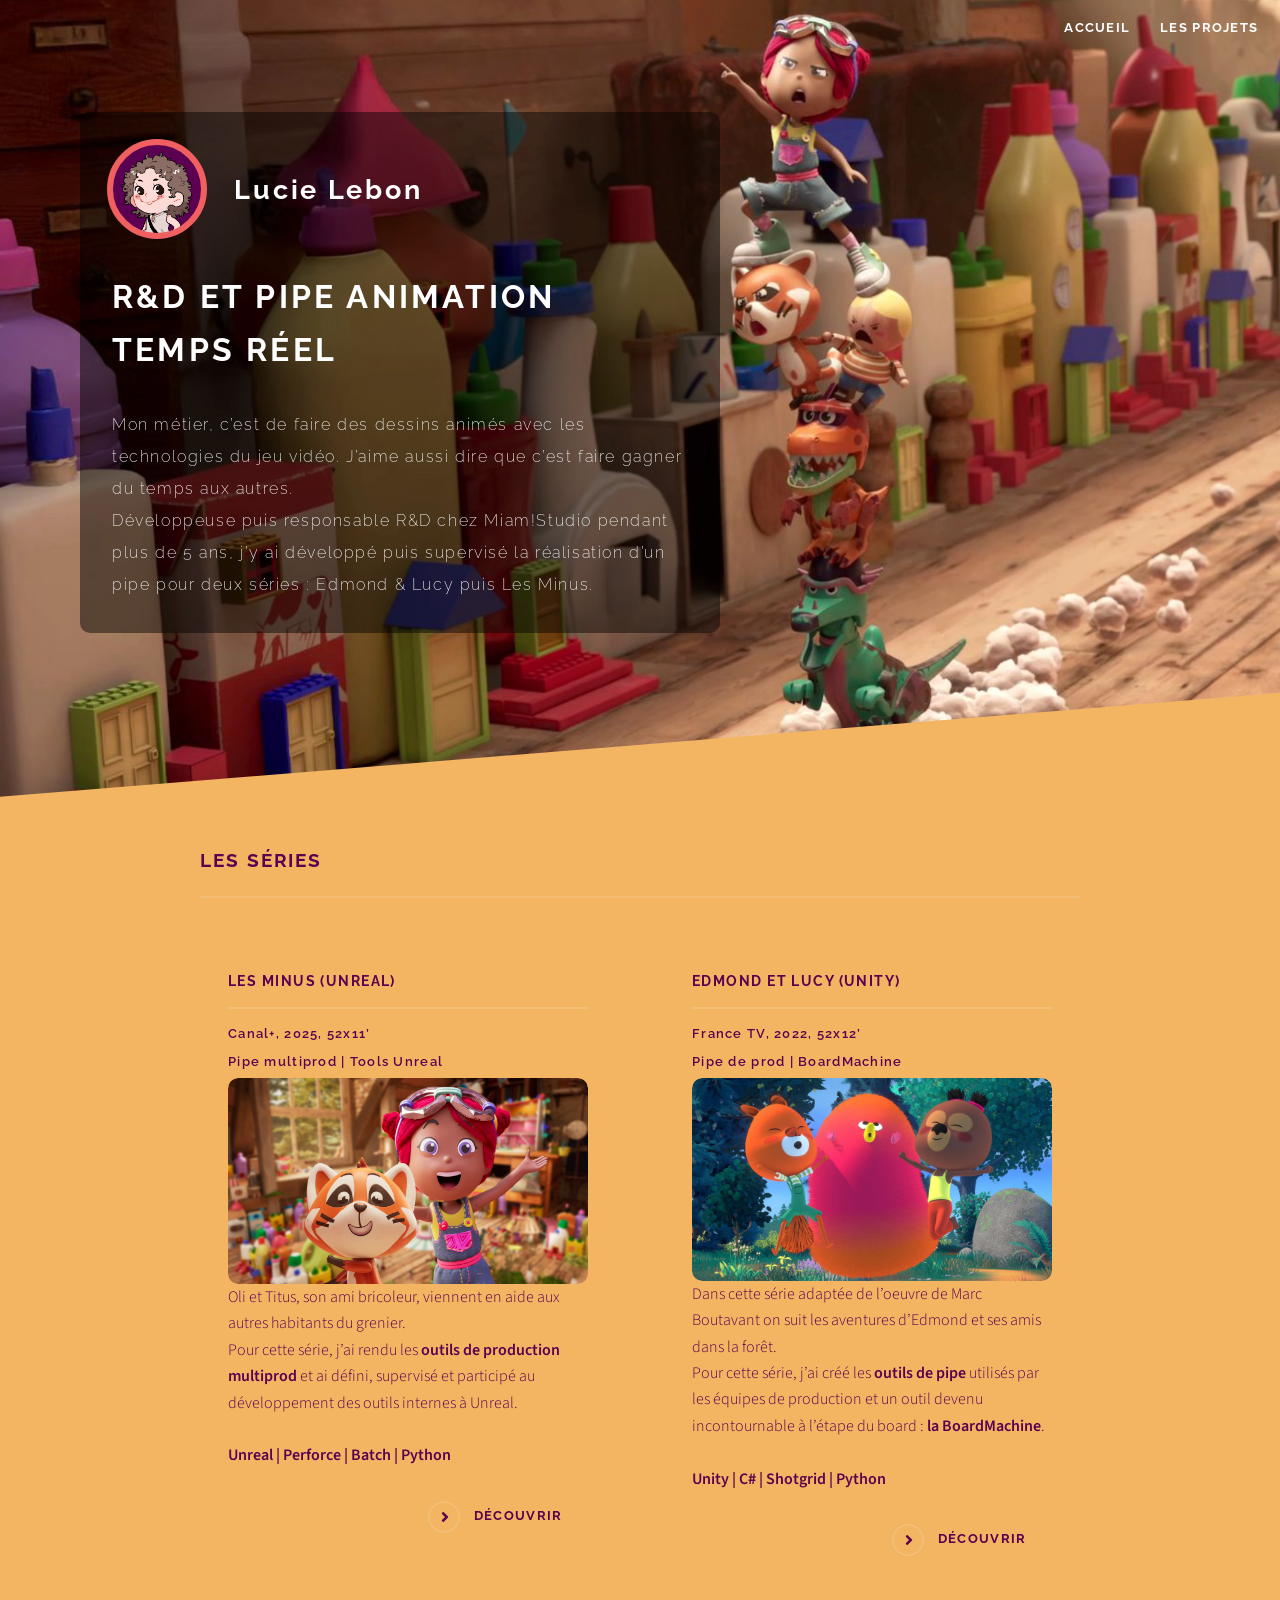
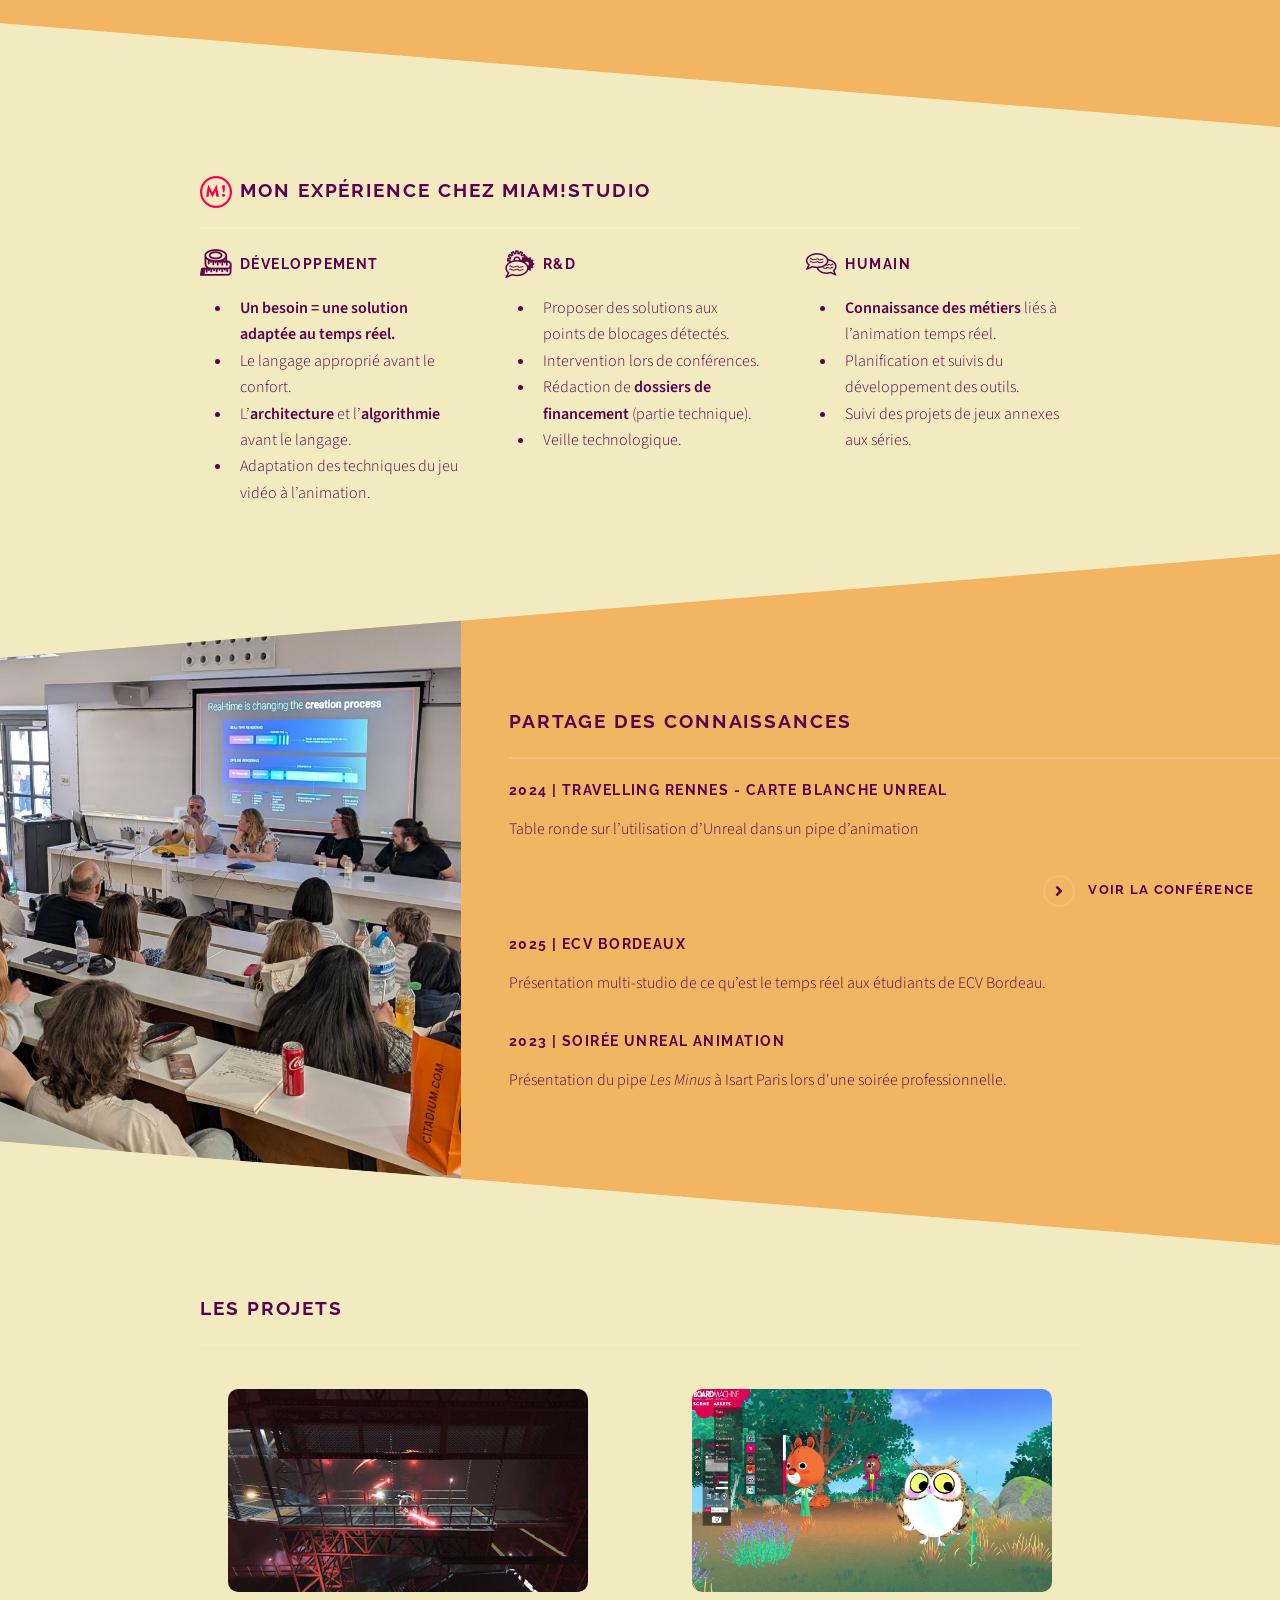
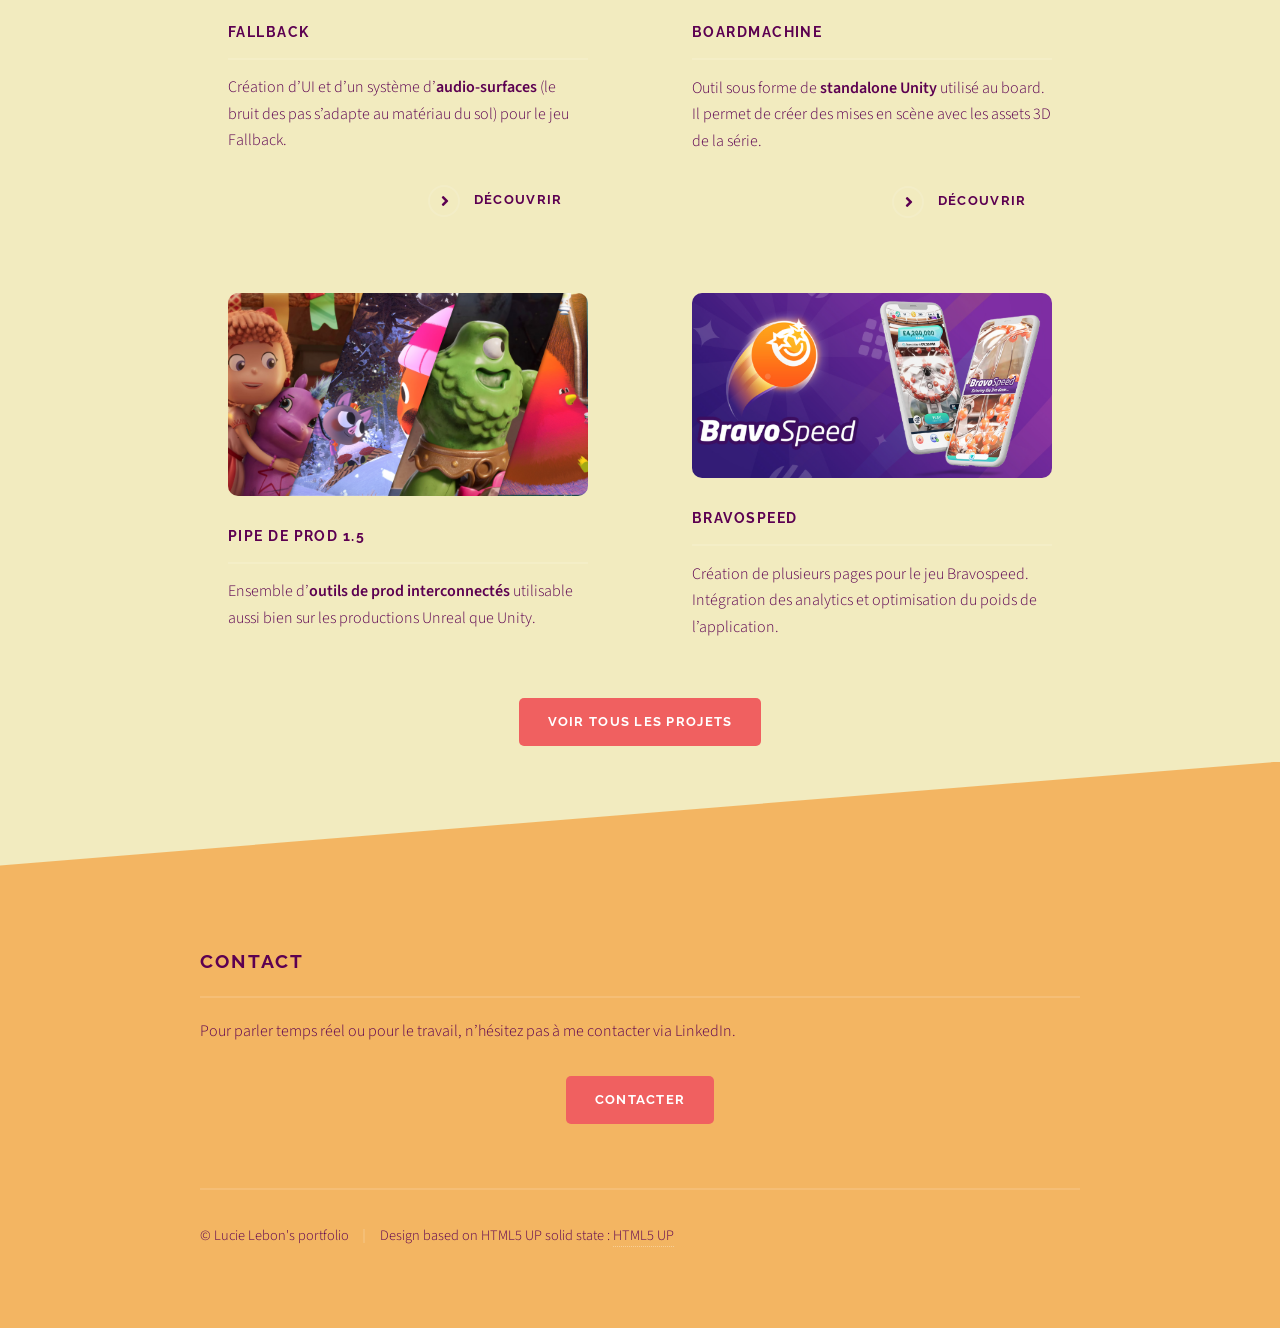
<file: index.html>
<!DOCTYPE HTML>
<!--
	Based on solid State by HTML5 UP
	html5up.net | @ajlkn
	Free for personal and commercial use under the CCA 3.0 license (html5up.net/license)
-->
<html>
	<head>
		<title>Lucie Lebon - R&D et Pipe Animation temps réel</title>
		<meta charset="utf-8" />
		<meta name="viewport" content="width=device-width, initial-scale=1, user-scalable=no" />
		<link rel="stylesheet" href="assets/css/main.css" />
		<noscript><link rel="stylesheet" href="assets/css/noscript.css" /></noscript>
	</head>
	<body class="is-preload">

		<!-- Page Wrapper -->
			<div id="page-wrapper">

				<!-- Header -->
					<header id="header" class="alt">
						<nav>
							<a href="index.html">Accueil</a>
							<a href="projets.html">Les Projets</a>
						</nav>
					</header>

				<!-- Banner -->
					<section id="banner">
						<div class="inner">
							<h2>Lucie Lebon</h2>
							<h1>R&D et Pipe Animation Temps Réel</h1>
							<p>Mon métier, c’est de faire des dessins animés avec les technologies du jeu vidéo. J’aime aussi dire que c’est faire gagner du temps aux autres.<br>
Développeuse puis responsable R&D chez Miam!Studio pendant plus de 5 ans, j’y ai développé puis supervisé la réalisation d’un pipe pour deux séries : Edmond & Lucy puis Les Minus.</p>
						</div>
					</section>

				<!-- Wrapper -->
					<section id="wrapper">

						<!-- One -->
							<section id="one" class="wrapper spotlight style1">
								<div class="inner">
									<div class="content">
										<h2 class="major">Les Séries</h2>
										<section class="features">
											<article>
												<h3 class="major">Les Minus (Unreal)</h3>
												<h4>Canal+, 2025, 52x11’</h4>
												<h4>Pipe multiprod | Tools Unreal</h4>
												<a class="image"><img src="./images/Minus_TitusOli.jpg" alt="" /></a>
												<p>Oli et Titus, son ami bricoleur, viennent en aide aux autres habitants du grenier.
													<br>Pour cette série, j’ai rendu les <b>outils de production multiprod</b> et ai défini, supervisé et participé au développement des outils internes à Unreal.
													<br><br><b>Unreal | Perforce | Batch | Python</b></p>
												<a target="_blank" href="https://vimeo.com/1071017228/202556dc96?fl=pl&fe=cm" class="special">Découvrir</a>
											</article>
											<article>
												<h3 class="major">Edmond et Lucy (Unity)</h3>
												<h4>France TV, 2022, 52x12’</h4>
												<h4>Pipe de prod | BoardMachine</h4>
												<a class="image"><img src="./images/Edmond-S1_2.jpg" alt="" /></a>
												<p>Dans cette série adaptée de l’oeuvre de Marc Boutavant on suit les aventures d’Edmond et ses amis dans la forêt.
													<br>Pour cette série, j’ai créé les <b>outils de pipe</b> utilisés par les équipes de production et un outil devenu incontournable à l’étape du board : <b>la BoardMachine</b>.
													<br><br><b>Unity | C# | Shotgrid | Python</b></p>												
												<a target="_blank" href="https://vimeo.com/757089770/e929ce6b4c?fl=pl&fe=cm" class="special">Découvrir</a>
											</article>
										</section>
									</div>
								</div>
							</section>

						<!-- Two -->
							<section id="two" class="wrapper alt spotlight style2">
								<div class="inner">
									<div class="content">
										<h2 class="miam">Mon expérience chez Miam!Studio</h2>
										<div class="row">
											<div class="col-4 col-6-medium">
												<h3 class="dev">Développement</h3>
												<ul>
													<li><b>Un besoin = une solution adaptée au temps réel.</b></li>
													<li>Le langage approprié avant le confort.</li>													
													<li>L’<b>architecture</b> et l’<b>algorithmie</b> avant le langage.</li>													
													<li>Adaptation des techniques du jeu vidéo à l’animation.</li>
												</ul>
											</div>
											<div class="col-4 col-6-medium">
												<h3 class="recherche">R&D</h3>
												<ul>
													<li>Proposer des solutions aux points de blocages détectés.</li>
													<li>Intervention lors de conférences.</li>
													<li>Rédaction de <b>dossiers de financement</b> (partie technique).</li>
													<li>Veille technologique.</li>
												</ul>
											</div>
											<div class="col-4 col-6-medium">
												<h3 class="humain">Humain</h3>
												<ul>
													<li><b>Connaissance des métiers</b> liés à l’animation temps réel.</li>
													<li>Planification et suivis du développement des outils.</li>
													<li>Suivi des projets de jeux annexes aux séries.</li>
												</ul>
											</div>
										</div>
									</div>
								</div>
							</section>

						<!-- Three -->
							<section id="three" class="wrapper spotlight style1">
								<div class="inner">
									<div class="three-media" aria-hidden="true"></div>
									<div class="content">
										<h2 class="major">Partage des connaissances</h2>
										<h3>2024 | Travelling Rennes - Carte Blanche Unreal</h3>
										<p>Table ronde sur l’utilisation d’Unreal dans un pipe d’animation</p>
										<a target="_blank" href="https://youtu.be/I-jcYwezGPs" class="special">Voir la conférence</a>
										<h3>2025 | ECV Bordeaux</h3>
										<p>Présentation multi-studio de ce qu’est le temps réel aux étudiants de ECV Bordeau.</p>
										<h3>2023 | Soirée Unreal Animation</h3>
										<p>Présentation du pipe <em>Les Minus</em> à Isart Paris lors d'une soirée professionnelle.</p>
									</div>
								</div>
							</section>

						<!-- Four -->
							<section id="four" class="wrapper alt style1">
								<div class="inner">
									<h2 class="major">Les Projets</h2>
									<section class="features">
										<article>
											<a class="image"><img src="./images/Endroad_Fallback.jpg" alt="Fallback level" /></a>
											<h3 class="major">Fallback</h3>
											<p>Création d’UI et d’un système d’<b>audio-surfaces</b> (le bruit des pas s’adapte au matériau du sol) pour le jeu Fallback.</p>
											<a target="_blank" href="https://store.steampowered.com/app/864540/Fallback/" class="special">Découvrir</a>
										</article>
										<article>
											<a class="image"><img src="./images/BM_A.png" alt="Boardmachine in use" /></a>
											<h3 class="major">BoardMachine</h3>
											<p>Outil sous forme de <b>standalone Unity</b> utilisé au board. Il permet de créer des mises en scène avec les assets 3D de la série.</p>
											<a target="_blank" href="https://youtu.be/9EUOyBUL5KM" class="special">Découvrir</a>
										</article>
										<article>
											<a class="image"><img src="./images/Miam.png" alt="" /></a>
											<h3 class="major">Pipe de Prod 1.5</h3>
											<p>Ensemble d’<b>outils de prod interconnectés</b> utilisable aussi bien sur les productions Unreal que  Unity.</p>
										</article>
										<article>
											<a class="image"><img src="./images/BravoSpeed.png" alt="Bravospeed promotionnal visual" /></a>
											<h3 class="major">Bravospeed</h3>
											<p>Création de plusieurs pages pour le jeu Bravospeed. Intégration des analytics et optimisation du poids de l’application.</p>
										</article>
									</section>
									<div style="text-align: center;">
										<a href="projets.html" class="button primary">Voir tous les projets</a>
									</div>
								</div>
							</section>

					</section>

				<!-- Footer -->
					<section id="footer">
						<div class="inner">
							<h2 class="major">Contact</h2>
							<p>  Pour parler temps réel ou pour le travail, n’hésitez pas à me contacter via LinkedIn.</p>
							<div style="text-align: center;">
								<a target="_blank" href="https://www.linkedin.com/in/lucielebon" class="button primary">Contacter</a>
							</div>
							<ul class="copyright">
								<li>&copy; Lucie Lebon's portfolio </li><li>Design based on HTML5 UP solid state : <a href="http://html5up.net">HTML5 UP</a></li>
							</ul>
						</div>
					</section>

			</div>

		<!-- Scripts -->
			<script src="assets/js/jquery.min.js"></script>
			<script src="assets/js/jquery.scrollex.min.js"></script>
			<script src="assets/js/browser.min.js"></script>
			<script src="assets/js/breakpoints.min.js"></script>
			<script src="assets/js/util.js"></script>
			<script src="assets/js/main.js"></script>

	</body>
</html>
</file>
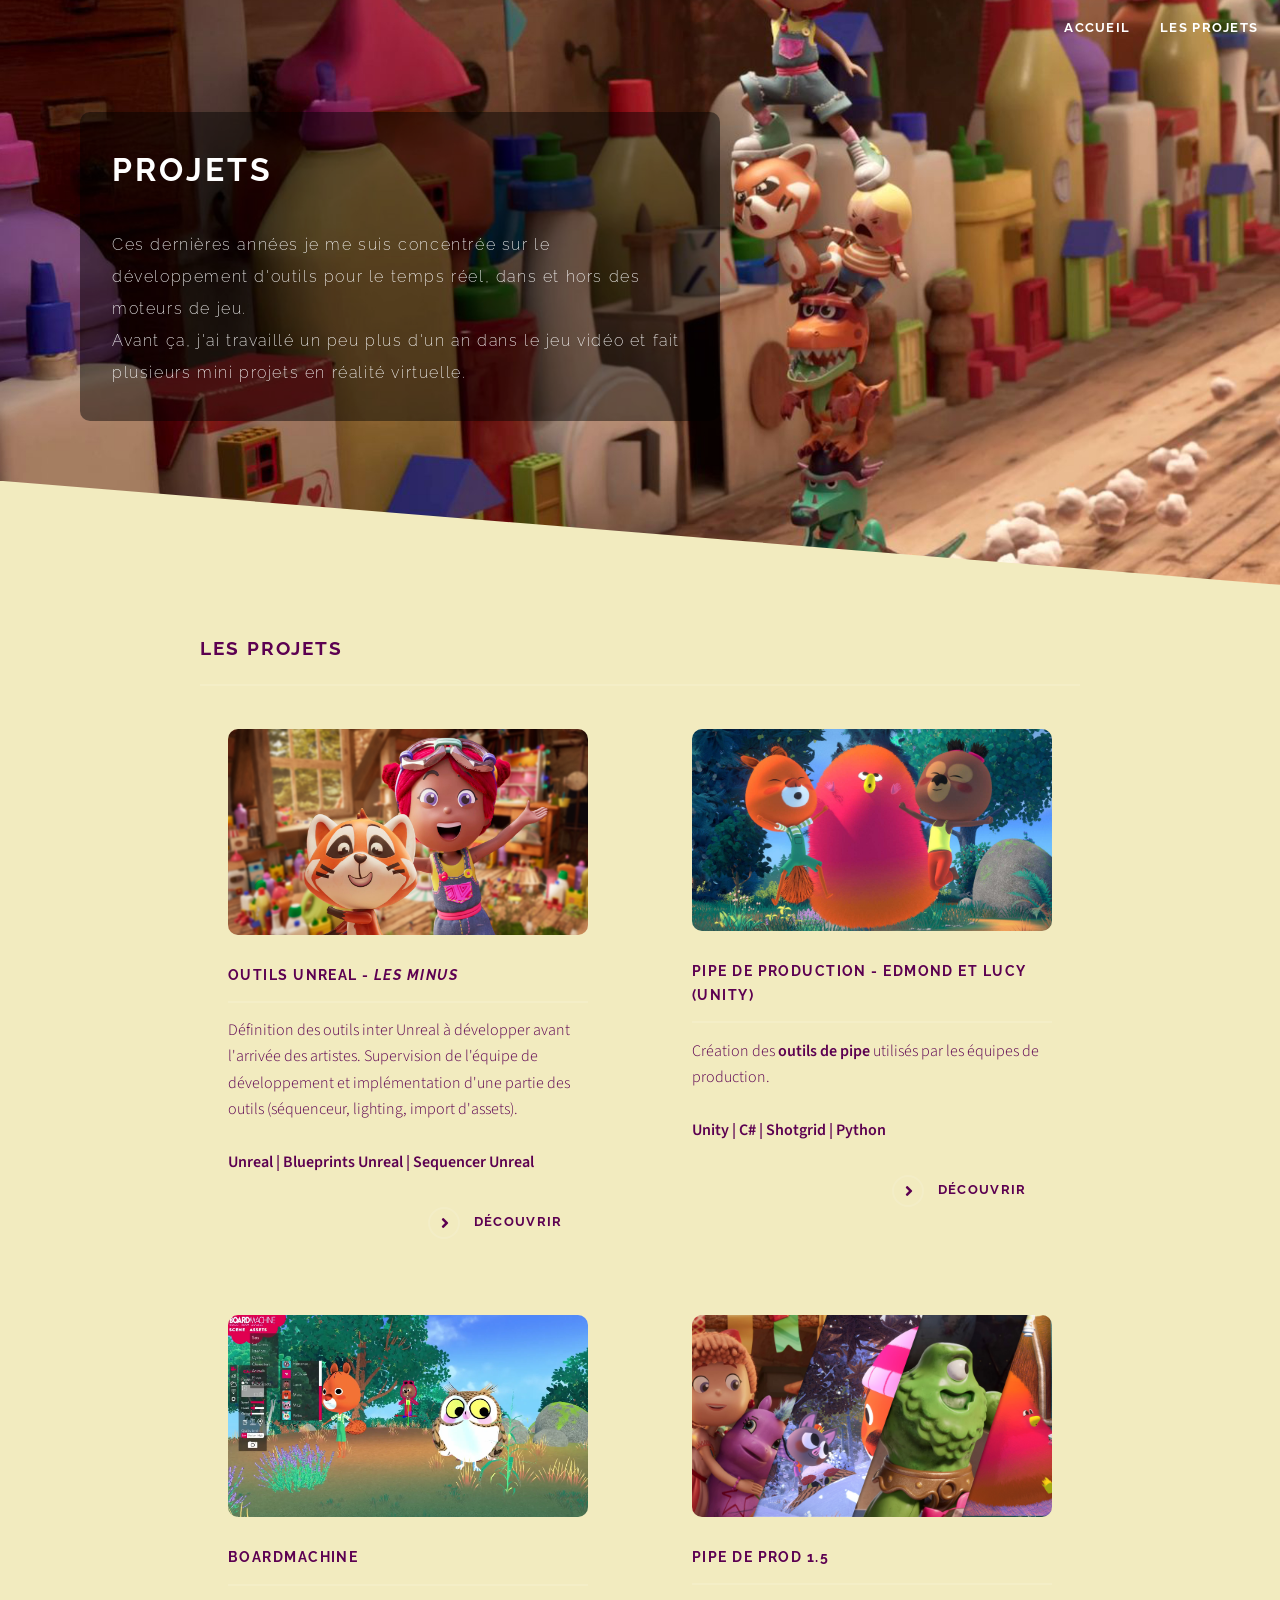
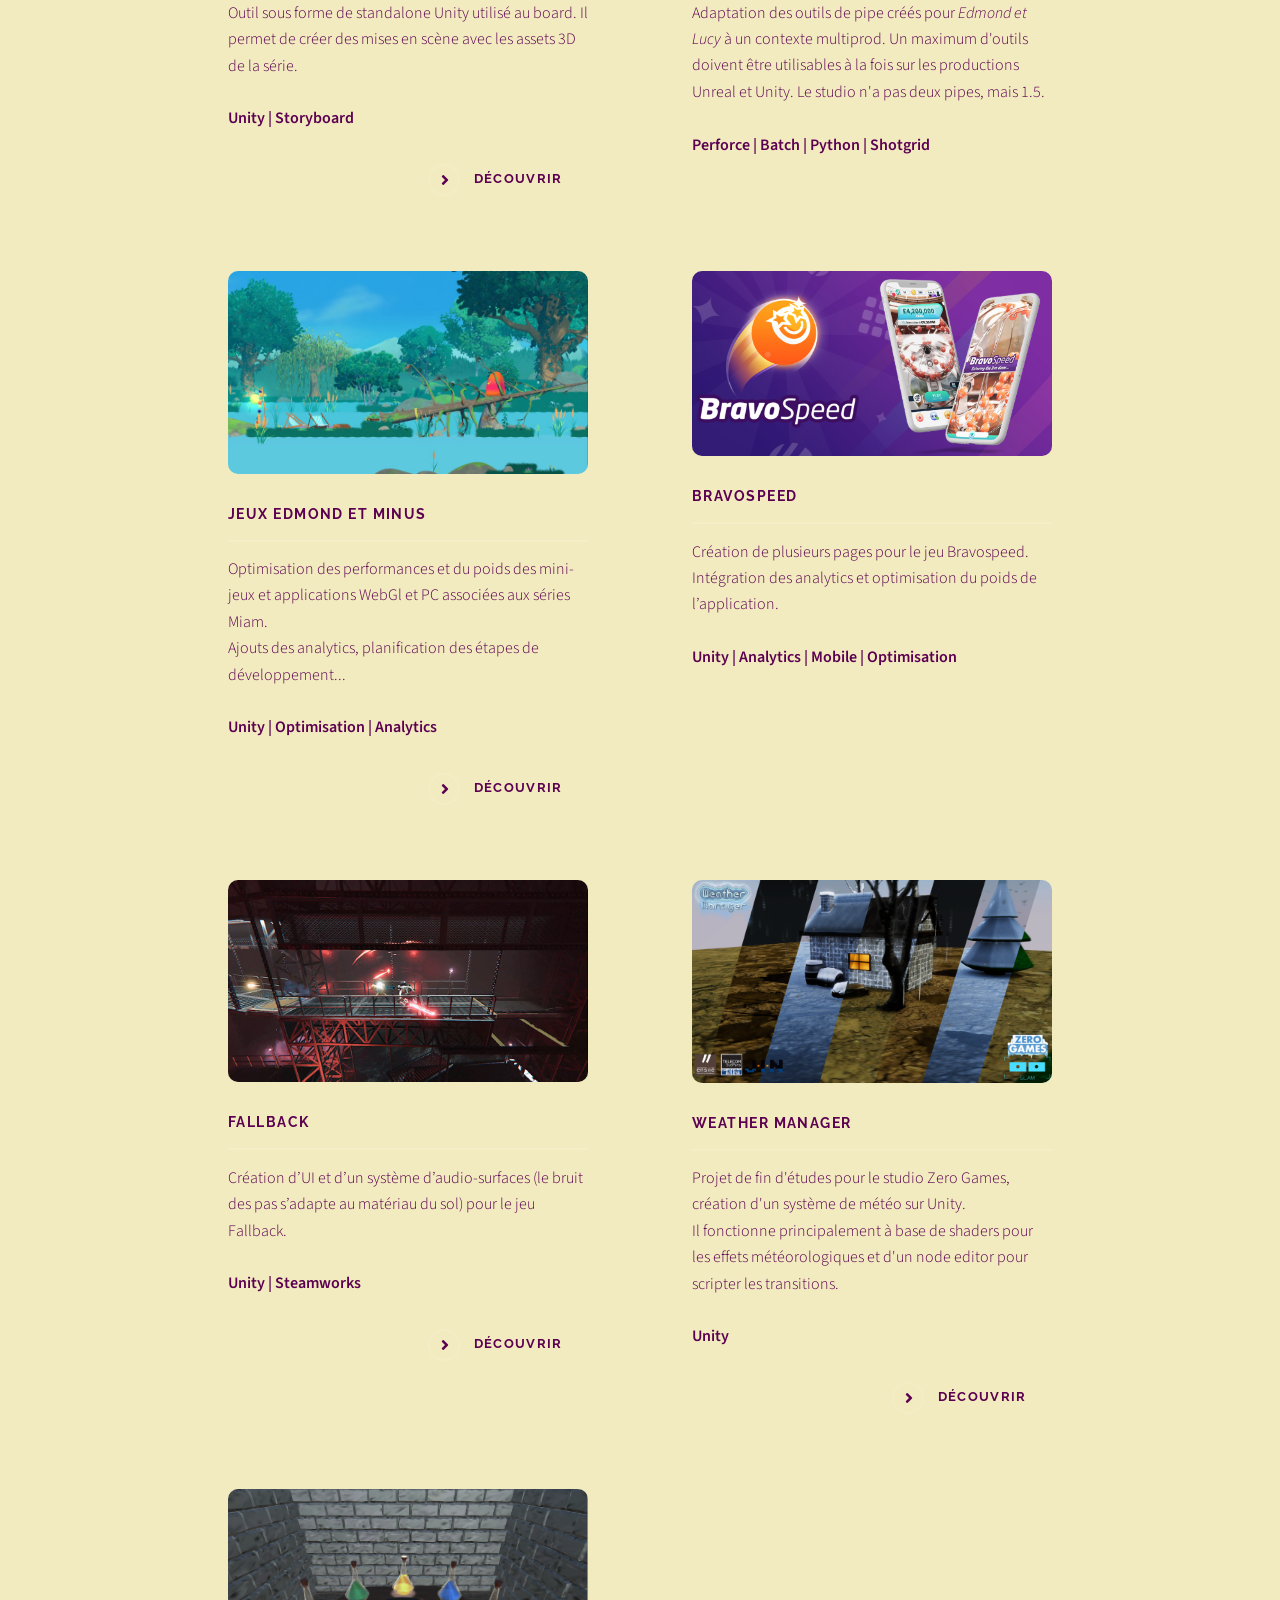
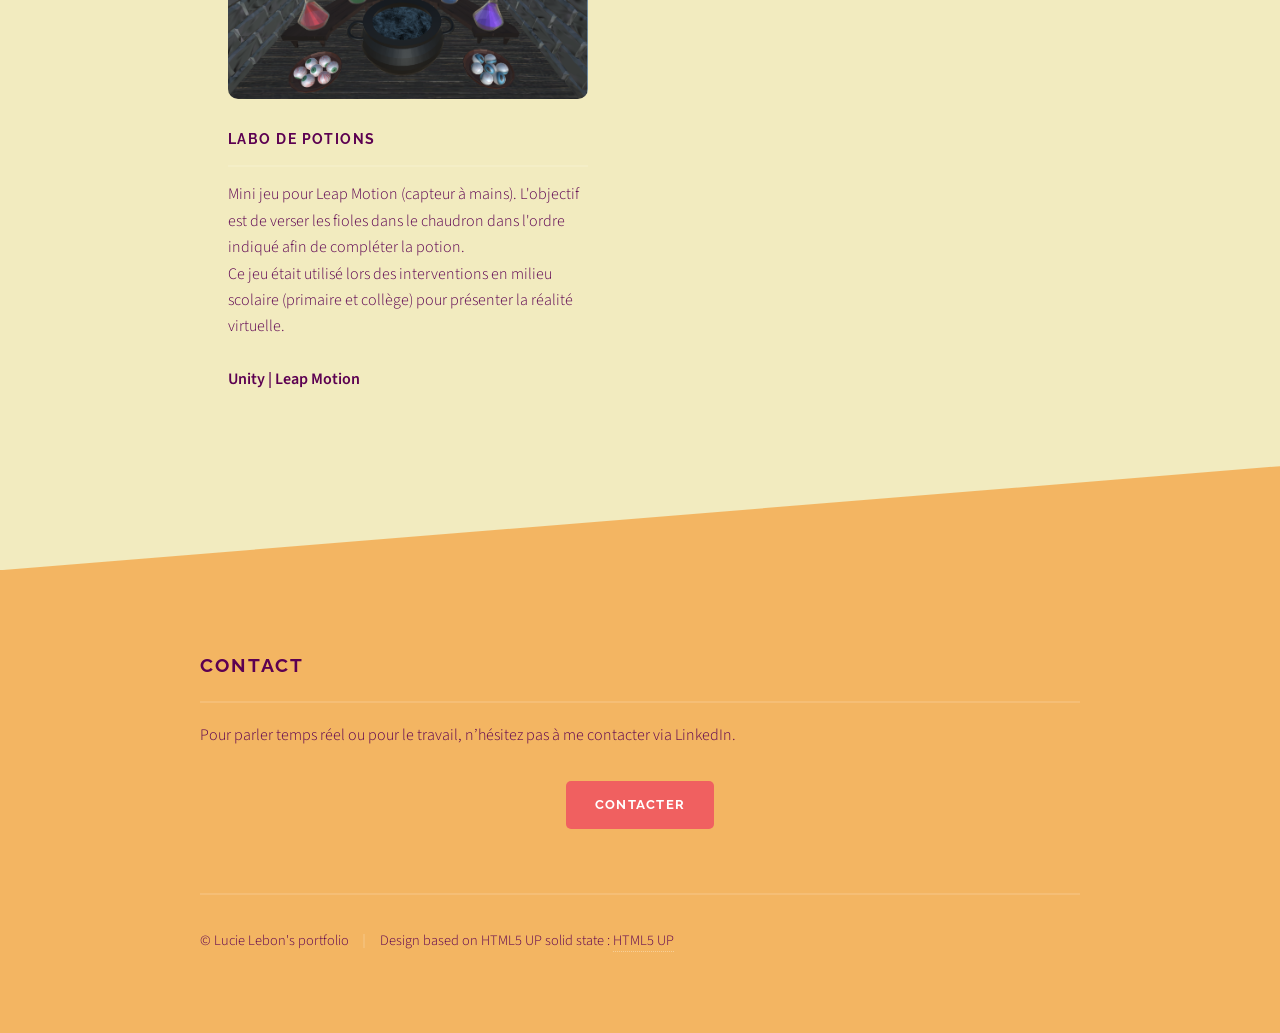
<file: projets.html>
<!DOCTYPE HTML>
<!--
	Based on solid State by HTML5 UP
	html5up.net | @ajlkn
	Free for personal and commercial use under the CCA 3.0 license (html5up.net/license)
-->
<html>
	<head>
		<title>Lucie Lebon - Projets</title>
		<meta charset="utf-8" />
		<meta name="viewport" content="width=device-width, initial-scale=1, user-scalable=no" />
		<link rel="stylesheet" href="assets/css/main.css" />
		<noscript><link rel="stylesheet" href="assets/css/noscript.css" /></noscript>
	</head>
	<body class="is-preload">

		<!-- Page Wrapper -->
			<div id="page-wrapper">

				<!-- Header -->
					<header id="header" class="alt">
						<nav>
							<a href="index.html">Accueil</a>
							<a href="projets.html">Les Projets</a>
						</nav>
					</header>

				<!-- Banner -->
					<section id="banner">
						<div class="inner">
							<h1>Projets</h1>
							<p>Ces dernières années je me suis concentrée sur le développement d'outils pour le temps réel, dans et hors des moteurs de jeu.<br> Avant ça, j'ai travaillé un peu plus d'un an dans le jeu vidéo et fait plusieurs mini projets en réalité virtuelle.</p>
						</div>
					</section>

				<!-- Wrapper -->
					<section id="wrapper">
						<!-- Four -->
							<section id="four" class="wrapper alt style1">
								<div class="inner">
									<h2 class="major">Les Projets</h2>
										<section class="features">
											<article>
												<a class="image"><img src="images/Minus_TitusOli.jpg" alt="" /></a>
												<h3 class="major"> Outils Unreal - <em>Les Minus</em></h3>
												<p> Définition des outils inter Unreal à développer avant l'arrivée des artistes. Supervision de l'équipe de développement et implémentation d'une partie des outils (séquenceur, lighting, import d'assets).
													<br><br><b> Unreal | Blueprints Unreal | Sequencer Unreal</b></p>
												<a target="_blank" href="https://vimeo.com/1071017228/202556dc96?fl=pl&fe=cm" class="special">Découvrir</a>
											</article>
											<article>
												<a class="image"><img src="images/Edmond-S1_2.jpg" alt="" /></a>
												<h3 class="major">Pipe de production - Edmond et Lucy (Unity)</h3>
												<p>Création des <b>outils de pipe</b> utilisés par les équipes de production.
													<br><br><b>Unity | C# | Shotgrid | Python</b></p>												
												<a target="_blank" href="https://vimeo.com/757089770/e929ce6b4c?fl=pl&fe=cm" class="special">Découvrir</a>
											</article>
											<article>
												<a class="image"><img src="images/BM_A.png" alt="Boardmachine in use" /></a>
												<h3 class="major">BoardMachine</h3>
												<p>Outil sous forme de standalone Unity utilisé au board. Il permet de créer des mises en scène avec les assets 3D de la série.
													<br><br><b>Unity | Storyboard</b>
												</p>
												<a target="_blank" href="https://youtu.be/9EUOyBUL5KM" class="special">Découvrir</a>
											</article>
											<article>
												<a class="image"><img src="images/Miam.png" alt="" /></a>
												<h3 class="major">Pipe de Prod 1.5</h3>
												<p>Adaptation des outils de pipe créés pour <em>Edmond et Lucy</em> à un contexte multiprod. Un maximum d'outils doivent être utilisables à la fois sur les productions Unreal et Unity. Le studio n'a pas deux pipes, mais 1.5.
												<br><br><b>Perforce | Batch | Python | Shotgrid</b>
												</p>
											</article>
											<article>
												<a class="image"><img src="images/VoyageChoseB.png" alt="" /></a>
												<h3 class="major">Jeux Edmond et Minus</h3>
												<p>Optimisation des performances et du poids des mini-jeux et applications WebGl et PC associées aux séries Miam.
													<br> Ajouts des analytics, planification des étapes de développement...
													<br><br><b>Unity | Optimisation | Analytics </b></p>
												<a target="_blank" href="https://vimeo.com/1075980829/8befa8e661?fl=pl&fe=cm" class="special">Découvrir</a>
											</article>
											<article>
												<a class="image"><img src="images/BravoSpeed.png" alt="Bravospeed promotionnal visual" /></a>
												<h3 class="major">Bravospeed</h3>
												<p>Création de plusieurs pages pour le jeu Bravospeed. Intégration des analytics et optimisation du poids de l’application.
													<br><br><b>Unity | Analytics | Mobile | Optimisation</b>
												</p>
											</article>
											<article>
												<a class="image"><img src="images/Endroad_Fallback.jpg" alt="Fallback level" /></a>
												<h3 class="major">Fallback</h3>
												<p>Création d’UI et d’un système d’audio-surfaces (le bruit des pas s’adapte au matériau du sol) pour le jeu Fallback.
													<br><br><b>Unity | Steamworks</b>
												</p>
												<a target="_blank" href="https://store.steampowered.com/app/864540/Fallback/" class="special">Découvrir</a>
											</article>
											<article>
												<a class="image"><img src="images/WeatherManager.png" alt="Une même scène, différents effets météo" /></a>
												<h3 class="major">Weather Manager</h3>
												<p>Projet de fin d'études pour le studio Zero Games, création d'un système de météo sur Unity.<br> Il fonctionne principalement à base de shaders pour les effets météorologiques et d'un node editor pour scripter les transitions.
													<br><br><b>Unity</b>
												</p>
												<a target="_blank" href="https://youtu.be/SfbwfLjqabw" class="special">Découvrir</a>
											</article>
											<article>
												<a class="image"><img src="images/LaboPotions_Square.PNG" alt="Les ingrédients autour du chaudron" /></a>
												<h3 class="major">Labo de potions</h3>
												<p>Mini jeu pour Leap Motion (capteur à mains). L'objectif est de verser les fioles dans le chaudron dans l'ordre indiqué afin de compléter la potion.
													<br> Ce jeu était utilisé lors des interventions en milieu scolaire (primaire et collège) pour présenter la réalité virtuelle.
													<br><br><b>Unity | Leap Motion</b>
												</p>
											</article>
										</section>
								</div>
							</section>

					</section>

				<!-- Footer -->
					<section id="footer">
						<div class="inner">
							<h2 class="major">Contact</h2>
							<p>  Pour parler temps réel ou pour le travail, n’hésitez pas à me contacter via LinkedIn.</p>
							<div style="text-align: center;">
								<a target="_blank" href="https://www.linkedin.com/in/lucielebon" class="button primary">Contacter</a>
							</div>
							<ul class="copyright">
								<li>&copy; Lucie Lebon's portfolio </li><li>Design based on HTML5 UP solid state : <a href="http://html5up.net">HTML5 UP</a></li>
							</ul>
						</div>
					</section>

			</div>

		<!-- Scripts -->
			<script src="assets/js/jquery.min.js"></script>
			<script src="assets/js/jquery.scrollex.min.js"></script>
			<script src="assets/js/browser.min.js"></script>
			<script src="assets/js/breakpoints.min.js"></script>
			<script src="assets/js/util.js"></script>
			<script src="assets/js/main.js"></script>

	</body>
</html>
</file>
<file: assets/css/noscript.css>
/*
	Solid State by HTML5 UP
	html5up.net | @ajlkn
	Free for personal and commercial use under the CCA 3.0 license (html5up.net/license)
*/

/* Banner */

	body.is-preload #banner .logo {
		-moz-transform: none;
		-webkit-transform: none;
		-ms-transform: none;
		transform: none;
		opacity: 1;
	}

	body.is-preload #banner h2 {
		opacity: 1;
		-moz-transform: none;
		-webkit-transform: none;
		-ms-transform: none;
		transform: none;
		-moz-filter: none;
		-webkit-filter: none;
		-ms-filter: none;
		filter: none;
	}

	body.is-preload #banner p {
		opacity: 01;
		-moz-transform: none;
		-webkit-transform: none;
		-ms-transform: none;
		transform: none;
		-moz-filter: none;
		-webkit-filter: none;
		-ms-filter: none;
		filter: none;
	}
</file>
<file: assets/css/main.css>
@import url(fontawesome-all.min.css);
@import url("https://fonts.googleapis.com/css?family=Raleway:200,700|Source+Sans+Pro:300,600,300italic,600italic");

/*
	Solid State by HTML5 UP
	html5up.net | @ajlkn
	Free for personal and commercial use under the CCA 3.0 license (html5up.net/license)
*/

html, body, div, span, applet, object,
iframe, h1, h2, h3, h4, h5, h6, p, blockquote,
pre, a, abbr, acronym, address, big, cite,
code, del, dfn, em, img, ins, kbd, q, s, samp,
small, strike, strong, sub, sup, tt, var, b,
u, i, center, dl, dt, dd, ol, ul, li, fieldset,
form, label, legend, table, caption, tbody,
tfoot, thead, tr, th, td, article, aside,
canvas, details, embed, figure, figcaption,
footer, header, hgroup, menu, nav, output, ruby,
section, summary, time, mark, audio, video {
	margin: 0;
	padding: 0;
	border: 0;
	font-size: 100%;
	font: inherit;
	vertical-align: baseline;}

article, aside, details, figcaption, figure,
footer, header, hgroup, menu, nav, section {
	display: block;}

body {
	line-height: 1;
}

ol, ul {
	list-style: none;
}

blockquote, q {
	quotes: none;
}

	blockquote:before, blockquote:after, q:before, q:after {
		content: '';
		content: none;
	}

table {
	border-collapse: collapse;
	border-spacing: 0;
}

body {
	-webkit-text-size-adjust: none;
}

mark {
	background-color: transparent;
	color: inherit;
}

input::-moz-focus-inner {
	border: 0;
	padding: 0;
}

input, select, textarea {
	-moz-appearance: none;
	-webkit-appearance: none;
	-ms-appearance: none;
	appearance: none;
}

/* Basic */

	@-ms-viewport {
		width: device-width;
	}

	body {
		-ms-overflow-style: scrollbar;
	}

	@media screen and (max-width: 480px) {

		html, body {
			min-width: 320px;
		}

	}

	html {
		box-sizing: border-box;
	}

	*, *:before, *:after {
		box-sizing: inherit;
	}

	body {
		background-color: #F2EBBF;
		/* background-image: linear-gradient(to top, rgba(46, 49, 65, 0.8), rgba(46, 49, 65, 0.8)), url("../../images/bg.jpg"); */
		background-size: auto,
 cover;
		background-attachment: fixed,
 fixed;
		background-position: center,
 center;
	}

		body.is-preload *, body.is-preload *:before, body.is-preload *:after {
			-moz-animation: none !important;
			-webkit-animation: none !important;
			-ms-animation: none !important;
			animation: none !important;
			-moz-transition: none !important;
			-webkit-transition: none !important;
			-ms-transition: none !important;
			transition: none !important;
		}

/* Type */

	body, input, select, textarea {
		color: #5C0051;
		font-family: "Source Sans Pro", Helvetica, sans-serif;
		font-size: 16.5pt;
		font-weight: 300;
		line-height: 1.65;
	}

		@media screen and (max-width: 1680px) {

			body, input, select, textarea {
				font-size: 13pt;
			}

		}

		@media screen and (max-width: 1280px) {

			body, input, select, textarea {
				font-size: 12pt;
			}

		}

		@media screen and (max-width: 980px) {

			body, input, select, textarea {
				font-size: 12pt;
			}

		}

		@media screen and (max-width: 736px) {

			body, input, select, textarea {
				font-size: 12pt;
			}

		}

		@media screen and (max-width: 480px) {

			body, input, select, textarea {
				font-size: 12pt;
			}

		}

	a {
		-moz-transition: color 0.2s ease-in-out, border-bottom-color 0.2s ease-in-out;
		-webkit-transition: color 0.2s ease-in-out, border-bottom-color 0.2s ease-in-out;
		-ms-transition: color 0.2s ease-in-out, border-bottom-color 0.2s ease-in-out;
		transition: color 0.2s ease-in-out, border-bottom-color 0.2s ease-in-out;
		border-bottom: dotted 1px rgba(255, 255, 255, 0.35);
		color: #5C0051;
		text-decoration: none;
	}

		a:hover {
			border-bottom-color: transparent;
			color: #5C0051 !important;
		}

		a.special:not(.button) {
			text-decoration: none;
			border-bottom: 0;
			display: block;
			font-family: Raleway, Helvetica, sans-serif;
			font-size: 0.8em;
			font-weight: 700;
			letter-spacing: 0.1em;
			margin: 0 2em 2em 2em;
			text-transform: uppercase;
			text-align: right;
		}

			a.special:not(.button):before {
				-moz-osx-font-smoothing: grayscale;
				-webkit-font-smoothing: antialiased;
				display: inline-block;
				font-style: normal;
				font-variant: normal;
				text-rendering: auto;
				line-height: 1;
				text-transform: none !important;
				font-family: 'Font Awesome 5 Free';
				font-weight: 900;
			}

			a.special:not(.button):before {
				-moz-transition: background-color 0.2s ease-in-out;
				-webkit-transition: background-color 0.2s ease-in-out;
				-ms-transition: background-color 0.2s ease-in-out;
				transition: background-color 0.2s ease-in-out;
				border-radius: 100%;
				border: solid 2px rgba(255, 255, 255, 0.125);
				content: '\f105';
				display: inline-block;
				font-size: 1.25em;
				height: 2em;
				line-height: 1.75em;
				margin-right: 0.85em;
				text-align: center;
				text-indent: 0.15em;
				vertical-align: middle;
				width: 2em;
			}

			a.special:not(.button):hover:before {
				background-color: rgba(255, 255, 255, 0.025);
			}

			a.special:not(.button):active:before {
				background-color: rgba(255, 255, 255, 0.075);
			}

	strong, b {
		color: #5C0051;
		font-weight: 600;
	}

	em, i {
		font-style: italic;
	}

	p {
		margin: 0 0 2em 0;
	}

	h1, h2, h3, h4, h5, h6 {
		color: #5C0051;
		font-family: Raleway, Helvetica, sans-serif;
		font-weight: 600;
		letter-spacing: 0.1em;
		margin: 0 0 1em 0;
	}

	h1, h2, h3{
		text-transform: uppercase;
		font-weight: 700;
	}

		h1 a, h2 a, h3 a, h4 a, h5 a, h6 a {
			color: inherit;
			text-decoration: none;
			border-bottom: 0;
		}

		h1 span, h2 span, h3 span, h4 span, h5 span, h6 span {
			font-weight: 200;
		}

		h1.major, h2.major, h3.major, h4.major, h5.major, h6.major {
			padding-bottom: 1em;
			border-bottom: solid 2px rgba(255, 255, 255, 0.125);
		}

	h2 {
		font-size: 1.2em;
	}

	h3 {
		font-size: 0.9em;
	}

	h4 {
		font-size: 0.8em;
		margin: 0;
    	padding: 0 0 0.5em 0;
	}


	h5 {
		font-size: 0.7em;
	}

	h6 {
		font-size: 0.7em;
	}

	.dev::before, .recherche::before, .humain::before, .miam::before {
		content:"";
		display: inline-block;
		width: 32px;
		height: 32px;
		background-size: contain;
		background-repeat: no-repeat;
		margin-right: 8px;
		vertical-align: middle;
	}

	.dev::before {
		background-image: url(images/Icone_SurMesure_Colored.png);
	}

	.recherche::before {
		background-image: url(images/Icone_DiscussionTech_Colored.png);
	}

	.humain::before {
		background-image: url(images/Icone_Discussion_Colored.png);
	}

	.miam::before {
		padding-bottom: 1.4em;
		width: 32px;
		height: 32px;
		background-image: url(images/LogoMiam_Rose.png);
	}

	.miam{
		padding-bottom: 1em;
		border-bottom: solid 2px rgba(255, 255, 255, 0.125);
	}

	@media screen and (max-width: 736px) {

		h2 {
			font-size: 1em;
		}

		h3 {
			font-size: 0.8em;
		}

	}

	sub {
		font-size: 0.8em;
		position: relative;
		top: 0.5em;
	}

	sup {
		font-size: 0.8em;
		position: relative;
		top: -0.5em;
	}

	blockquote {
		border-left: solid 4px rgba(255, 255, 255, 0.125);
		font-style: italic;
		margin: 0 0 2em 0;
		padding: 0.5em 0 0.5em 2em;
	}

	code {
		background: rgba(255, 255, 255, 0.025);
		border-radius: 5px;
		border: solid 2px rgba(255, 255, 255, 0.125);
		font-family: "Courier New", monospace;
		font-size: 0.9em;
		margin: 0 0.25em;
		padding: 0.25em 0.65em;
	}

	pre {
		-webkit-overflow-scrolling: touch;
		font-family: "Courier New", monospace;
		font-size: 0.9em;
		margin: 0 0 2em 0;
	}

		pre code {
			display: block;
			line-height: 1.75em;
			padding: 1em 1.5em;
			overflow-x: auto;
		}

	hr {
		border: 0;
		border-bottom: solid 2px rgba(255, 255, 255, 0.125);
		margin: 2.5em 0;
	}

		hr.major {
			margin: 4em 0;
		}

	.align-left {
		text-align: left;
	}

	.align-center {
		text-align: center;
	}

	.align-right {
		text-align: right;
	}

/* Row */

	.row {
		display: flex;
		flex-wrap: wrap;
		box-sizing: border-box;
		align-items: stretch;
	}

		.row > * {
			box-sizing: border-box;
		}

		.row.gtr-uniform > * > :last-child {
			margin-bottom: 0;
		}

		.row.aln-left {
			justify-content: flex-start;
		}

		.row.aln-center {
			justify-content: center;
		}

		.row.aln-right {
			justify-content: flex-end;
		}

		.row.aln-top {
			align-items: flex-start;
		}

		.row.aln-middle {
			align-items: center;
		}

		.row.aln-bottom {
			align-items: flex-end;
		}

		.row > .imp {
			order: -1;
		}

		.row > .col-1 {
			width: 8.33333%;
		}

		.row > .off-1 {
			margin-left: 8.33333%;
		}

		.row > .col-2 {
			width: 16.66667%;
		}

		.row > .off-2 {
			margin-left: 16.66667%;
		}

		.row > .col-3 {
			width: 25%;
		}

		.row > .off-3 {
			margin-left: 25%;
		}

		.row > .col-4 {
			width: 33.33333%;
		}

		.row > .off-4 {
			margin-left: 33.33333%;
		}

		.row > .col-5 {
			width: 41.66667%;
		}

		.row > .off-5 {
			margin-left: 41.66667%;
		}

		.row > .col-6 {
			width: 50%;
		}

		.row > .off-6 {
			margin-left: 50%;
		}

		.row > .col-7 {
			width: 58.33333%;
		}

		.row > .off-7 {
			margin-left: 58.33333%;
		}

		.row > .col-8 {
			width: 66.66667%;
		}

		.row > .off-8 {
			margin-left: 66.66667%;
		}

		.row > .col-9 {
			width: 75%;
		}

		.row > .off-9 {
			margin-left: 75%;
		}

		.row > .col-10 {
			width: 83.33333%;
		}

		.row > .off-10 {
			margin-left: 83.33333%;
		}

		.row > .col-11 {
			width: 91.66667%;
		}

		.row > .off-11 {
			margin-left: 91.66667%;
		}

		.row > .col-12 {
			width: 100%;
		}

		.row > .off-12 {
			margin-left: 100%;
		}

		.row.gtr-0 {
			margin-top: 0;
			margin-left: 0em;
		}

			.row.gtr-0 > * {
				padding: 0 0 0 0em;
			}

			.row.gtr-0.gtr-uniform {
				margin-top: 0em;
			}

				.row.gtr-0.gtr-uniform > * {
					padding-top: 0em;
				}

		.row.gtr-25 {
			margin-top: 0;
			margin-left: -0.4375em;
		}

			.row.gtr-25 > * {
				padding: 0 0 0 0.4375em;
			}

			.row.gtr-25.gtr-uniform {
				margin-top: -0.4375em;
			}

				.row.gtr-25.gtr-uniform > * {
					padding-top: 0.4375em;
				}

		.row.gtr-50 {
			margin-top: 0;
			margin-left: -0.875em;
		}

			.row.gtr-50 > * {
				padding: 0 0 0 0.875em;
			}

			.row.gtr-50.gtr-uniform {
				margin-top: -0.875em;
			}

				.row.gtr-50.gtr-uniform > * {
					padding-top: 0.875em;
				}

		.row {
			margin-top: 0;
			margin-left: -1.75em;
		}

			.row > * {
				padding: 0 1em 0 1.75em;
				margin-bottom: 2em;
			}

			.row.gtr-uniform {
				margin-top: -1.75em;
			}

				.row.gtr-uniform > * {
					padding-top: 1.75em;
				}

		.row.gtr-150 {
			margin-top: 0;
			margin-left: -2.625em;
		}

			.row.gtr-150 > * {
				padding: 0 0 0 2.625em;
			}

			.row.gtr-150.gtr-uniform {
				margin-top: -2.625em;
			}

				.row.gtr-150.gtr-uniform > * {
					padding-top: 2.625em;
				}

		.row.gtr-200 {
			margin-top: 0;
			margin-left: -3.5em;
		}

			.row.gtr-200 > * {
				padding: 0 0 0 3.5em;
			}

			.row.gtr-200.gtr-uniform {
				margin-top: -3.5em;
			}

				.row.gtr-200.gtr-uniform > * {
					padding-top: 3.5em;
				}

		@media screen and (max-width: 1680px) {

			.row {
				display: flex;
				flex-wrap: wrap;
				box-sizing: border-box;
				align-items: stretch;
			}

				.row > * {
					box-sizing: border-box;
				}

				.row.gtr-uniform > * > :last-child {
					margin-bottom: 0;
				}

				.row.aln-left {
					justify-content: flex-start;
				}

				.row.aln-center {
					justify-content: center;
				}

				.row.aln-right {
					justify-content: flex-end;
				}

				.row.aln-top {
					align-items: flex-start;
				}

				.row.aln-middle {
					align-items: center;
				}

				.row.aln-bottom {
					align-items: flex-end;
				}

				.row > .imp-xlarge {
					order: -1;
				}

				.row > .col-1-xlarge {
					width: 8.33333%;
				}

				.row > .off-1-xlarge {
					margin-left: 8.33333%;
				}

				.row > .col-2-xlarge {
					width: 16.66667%;
				}

				.row > .off-2-xlarge {
					margin-left: 16.66667%;
				}

				.row > .col-3-xlarge {
					width: 25%;
				}

				.row > .off-3-xlarge {
					margin-left: 25%;
				}

				.row > .col-4-xlarge {
					width: 33.33333%;
				}

				.row > .off-4-xlarge {
					margin-left: 33.33333%;
				}

				.row > .col-5-xlarge {
					width: 41.66667%;
				}

				.row > .off-5-xlarge {
					margin-left: 41.66667%;
				}

				.row > .col-6-xlarge {
					width: 50%;
				}

				.row > .off-6-xlarge {
					margin-left: 50%;
				}

				.row > .col-7-xlarge {
					width: 58.33333%;
				}

				.row > .off-7-xlarge {
					margin-left: 58.33333%;
				}

				.row > .col-8-xlarge {
					width: 66.66667%;
				}

				.row > .off-8-xlarge {
					margin-left: 66.66667%;
				}

				.row > .col-9-xlarge {
					width: 75%;
				}

				.row > .off-9-xlarge {
					margin-left: 75%;
				}

				.row > .col-10-xlarge {
					width: 83.33333%;
				}

				.row > .off-10-xlarge {
					margin-left: 83.33333%;
				}

				.row > .col-11-xlarge {
					width: 91.66667%;
				}

				.row > .off-11-xlarge {
					margin-left: 91.66667%;
				}

				.row > .col-12-xlarge {
					width: 100%;
				}

				.row > .off-12-xlarge {
					margin-left: 100%;
				}

				.row.gtr-0 {
					margin-top: 0;
					margin-left: 0em;
				}

					.row.gtr-0 > * {
						padding: 0 0 0 0em;
					}

					.row.gtr-0.gtr-uniform {
						margin-top: 0em;
					}

						.row.gtr-0.gtr-uniform > * {
							padding-top: 0em;
						}

				.row.gtr-25 {
					margin-top: 0;
					margin-left: -0.4375em;
				}

					.row.gtr-25 > * {
						padding: 0 0 0 0.4375em;
					}

					.row.gtr-25.gtr-uniform {
						margin-top: -0.4375em;
					}

						.row.gtr-25.gtr-uniform > * {
							padding-top: 0.4375em;
						}

				.row.gtr-50 {
					margin-top: 0;
					margin-left: -0.875em;
				}

					.row.gtr-50 > * {
						padding: 0 0 0 0.875em;
					}

					.row.gtr-50.gtr-uniform {
						margin-top: -0.875em;
					}

						.row.gtr-50.gtr-uniform > * {
							padding-top: 0.875em;
						}

				.row {
					margin-top: 0;
					margin-left: -1.75em;
				}

					.row > * {
						padding: 0 1em 0 1.75em;
						margin-bottom: 2em;
					}

					.row.gtr-uniform {
						margin-top: -1.75em;
					}

						.row.gtr-uniform > * {
							padding-top: 1.75em;
						}

				.row.gtr-150 {
					margin-top: 0;
					margin-left: -2.625em;
				}

					.row.gtr-150 > * {
						padding: 0 0 0 2.625em;
					}

					.row.gtr-150.gtr-uniform {
						margin-top: -2.625em;
					}

						.row.gtr-150.gtr-uniform > * {
							padding-top: 2.625em;
						}

				.row.gtr-200 {
					margin-top: 0;
					margin-left: -3.5em;
				}

					.row.gtr-200 > * {
						padding: 0 0 0 3.5em;
					}

					.row.gtr-200.gtr-uniform {
						margin-top: -3.5em;
					}

						.row.gtr-200.gtr-uniform > * {
							padding-top: 3.5em;
						}

		}

		@media screen and (max-width: 1280px) {

			.row {
				display: flex;
				flex-wrap: wrap;
				box-sizing: border-box;
				align-items: stretch;
			}

				.row > * {
					box-sizing: border-box;
				}

				.row.gtr-uniform > * > :last-child {
					margin-bottom: 0;
				}

				.row.aln-left {
					justify-content: flex-start;
				}

				.row.aln-center {
					justify-content: center;
				}

				.row.aln-right {
					justify-content: flex-end;
				}

				.row.aln-top {
					align-items: flex-start;
				}

				.row.aln-middle {
					align-items: center;
				}

				.row.aln-bottom {
					align-items: flex-end;
				}

				.row > .imp-large {
					order: -1;
				}

				.row > .col-1-large {
					width: 8.33333%;
				}

				.row > .off-1-large {
					margin-left: 8.33333%;
				}

				.row > .col-2-large {
					width: 16.66667%;
				}

				.row > .off-2-large {
					margin-left: 16.66667%;
				}

				.row > .col-3-large {
					width: 25%;
				}

				.row > .off-3-large {
					margin-left: 25%;
				}

				.row > .col-4-large {
					width: 33.33333%;
				}

				.row > .off-4-large {
					margin-left: 33.33333%;
				}

				.row > .col-5-large {
					width: 41.66667%;
				}

				.row > .off-5-large {
					margin-left: 41.66667%;
				}

				.row > .col-6-large {
					width: 50%;
				}

				.row > .off-6-large {
					margin-left: 50%;
				}

				.row > .col-7-large {
					width: 58.33333%;
				}

				.row > .off-7-large {
					margin-left: 58.33333%;
				}

				.row > .col-8-large {
					width: 66.66667%;
				}

				.row > .off-8-large {
					margin-left: 66.66667%;
				}

				.row > .col-9-large {
					width: 75%;
				}

				.row > .off-9-large {
					margin-left: 75%;
				}

				.row > .col-10-large {
					width: 83.33333%;
				}

				.row > .off-10-large {
					margin-left: 83.33333%;
				}

				.row > .col-11-large {
					width: 91.66667%;
				}

				.row > .off-11-large {
					margin-left: 91.66667%;
				}

				.row > .col-12-large {
					width: 100%;
				}

				.row > .off-12-large {
					margin-left: 100%;
				}

				.row.gtr-0 {
					margin-top: 0;
					margin-left: 0em;
				}

					.row.gtr-0 > * {
						padding: 0 0 0 0em;
					}

					.row.gtr-0.gtr-uniform {
						margin-top: 0em;
					}

						.row.gtr-0.gtr-uniform > * {
							padding-top: 0em;
						}

				.row.gtr-25 {
					margin-top: 0;
					margin-left: -0.4375em;
				}

					.row.gtr-25 > * {
						padding: 0 0 0 0.4375em;
					}

					.row.gtr-25.gtr-uniform {
						margin-top: -0.4375em;
					}

						.row.gtr-25.gtr-uniform > * {
							padding-top: 0.4375em;
						}

				.row.gtr-50 {
					margin-top: 0;
					margin-left: -0.875em;
				}

					.row.gtr-50 > * {
						padding: 0 0 0 0.875em;
					}

					.row.gtr-50.gtr-uniform {
						margin-top: -0.875em;
					}

						.row.gtr-50.gtr-uniform > * {
							padding-top: 0.875em;
						}

				.row {
					margin-top: 0;
					margin-left: -1.75em;
				}

					.row > * {
						padding: 0 1em 0 1.75em;
						margin-bottom: 2em;
					}

					.row.gtr-uniform {
						margin-top: -1.75em;
					}

						.row.gtr-uniform > * {
							padding-top: 1.75em;
						}

				.row.gtr-150 {
					margin-top: 0;
					margin-left: -2.625em;
				}

					.row.gtr-150 > * {
						padding: 0 0 0 2.625em;
					}

					.row.gtr-150.gtr-uniform {
						margin-top: -2.625em;
					}

						.row.gtr-150.gtr-uniform > * {
							padding-top: 2.625em;
						}

				.row.gtr-200 {
					margin-top: 0;
					margin-left: -3.5em;
				}

					.row.gtr-200 > * {
						padding: 0 0 0 3.5em;
					}

					.row.gtr-200.gtr-uniform {
						margin-top: -3.5em;
					}

						.row.gtr-200.gtr-uniform > * {
							padding-top: 3.5em;
						}

		}

		@media screen and (max-width: 980px) {

			.row {
				display: flex;
				flex-wrap: wrap;
				box-sizing: border-box;
				align-items: stretch;
			}

				.row > * {
					box-sizing: border-box;
				}

				.row.gtr-uniform > * > :last-child {
					margin-bottom: 0;
				}

				.row.aln-left {
					justify-content: flex-start;
				}

				.row.aln-center {
					justify-content: center;
				}

				.row.aln-right {
					justify-content: flex-end;
				}

				.row.aln-top {
					align-items: flex-start;
				}

				.row.aln-middle {
					align-items: center;
				}

				.row.aln-bottom {
					align-items: flex-end;
				}

				.row > .imp-medium {
					order: -1;
				}

				.row > .col-1-medium {
					width: 8.33333%;
				}

				.row > .off-1-medium {
					margin-left: 8.33333%;
				}

				.row > .col-2-medium {
					width: 16.66667%;
				}

				.row > .off-2-medium {
					margin-left: 16.66667%;
				}

				.row > .col-3-medium {
					width: 25%;
				}

				.row > .off-3-medium {
					margin-left: 25%;
				}

				.row > .col-4-medium {
					width: 33.33333%;
				}

				.row > .off-4-medium {
					margin-left: 33.33333%;
				}

				.row > .col-5-medium {
					width: 41.66667%;
				}

				.row > .off-5-medium {
					margin-left: 41.66667%;
				}

				.row > .col-6-medium {
					width: 50%;
				}

				.row > .off-6-medium {
					margin-left: 50%;
				}

				.row > .col-7-medium {
					width: 58.33333%;
				}

				.row > .off-7-medium {
					margin-left: 58.33333%;
				}

				.row > .col-8-medium {
					width: 66.66667%;
				}

				.row > .off-8-medium {
					margin-left: 66.66667%;
				}

				.row > .col-9-medium {
					width: 75%;
				}

				.row > .off-9-medium {
					margin-left: 75%;
				}

				.row > .col-10-medium {
					width: 83.33333%;
				}

				.row > .off-10-medium {
					margin-left: 83.33333%;
				}

				.row > .col-11-medium {
					width: 91.66667%;
				}

				.row > .off-11-medium {
					margin-left: 91.66667%;
				}

				.row > .col-12-medium {
					width: 100%;
				}

				.row > .off-12-medium {
					margin-left: 100%;
				}

				.row.gtr-0 {
					margin-top: 0;
					margin-left: 0em;
				}

					.row.gtr-0 > * {
						padding: 0 0 0 0em;
					}

					.row.gtr-0.gtr-uniform {
						margin-top: 0em;
					}

						.row.gtr-0.gtr-uniform > * {
							padding-top: 0em;
						}

				.row.gtr-25 {
					margin-top: 0;
					margin-left: -0.4375em;
				}

					.row.gtr-25 > * {
						padding: 0 0 0 0.4375em;
					}

					.row.gtr-25.gtr-uniform {
						margin-top: -0.4375em;
					}

						.row.gtr-25.gtr-uniform > * {
							padding-top: 0.4375em;
						}

				.row.gtr-50 {
					margin-top: 0;
					margin-left: -0.875em;
				}

					.row.gtr-50 > * {
						padding: 0 0 0 0.875em;
					}

					.row.gtr-50.gtr-uniform {
						margin-top: -0.875em;
					}

						.row.gtr-50.gtr-uniform > * {
							padding-top: 0.875em;
						}

				.row {
					margin-top: 0;
					margin-left: -1.75em;
				}

					.row > * {
						padding: 0 0 0 1.75em;
						margin-bottom: 2em;
					}

					.row.gtr-uniform {
						margin-top: -1.75em;
					}

						.row.gtr-uniform > * {
							padding-top: 1.75em;
						}

				.row.gtr-150 {
					margin-top: 0;
					margin-left: -2.625em;
				}

					.row.gtr-150 > * {
						padding: 0 0 0 2.625em;
					}

					.row.gtr-150.gtr-uniform {
						margin-top: -2.625em;
					}

						.row.gtr-150.gtr-uniform > * {
							padding-top: 2.625em;
						}

				.row.gtr-200 {
					margin-top: 0;
					margin-left: -3.5em;
				}

					.row.gtr-200 > * {
						padding: 0 0 0 3.5em;
					}

					.row.gtr-200.gtr-uniform {
						margin-top: -3.5em;
					}

						.row.gtr-200.gtr-uniform > * {
							padding-top: 3.5em;
						}

		}

		@media screen and (max-width: 736px) {

			.row {
				display: flex;
				flex-wrap: wrap;
				box-sizing: border-box;
				align-items: stretch;
			}

				.row > * {
					box-sizing: border-box;
				}

				.row.gtr-uniform > * > :last-child {
					margin-bottom: 0;
				}

				.row.aln-left {
					justify-content: flex-start;
				}

				.row.aln-center {
					justify-content: center;
				}

				.row.aln-right {
					justify-content: flex-end;
				}

				.row.aln-top {
					align-items: flex-start;
				}

				.row.aln-middle {
					align-items: center;
				}

				.row.aln-bottom {
					align-items: flex-end;
				}

				.row > .imp-small {
					order: -1;
				}

				.row > .col-1-small {
					width: 8.33333%;
				}

				.row > .off-1-small {
					margin-left: 8.33333%;
				}

				.row > .col-2-small {
					width: 16.66667%;
				}

				.row > .off-2-small {
					margin-left: 16.66667%;
				}

				.row > .col-3-small {
					width: 25%;
				}

				.row > .off-3-small {
					margin-left: 25%;
				}

				.row > .col-4-small {
					width: 33.33333%;
				}

				.row > .off-4-small {
					margin-left: 33.33333%;
				}

				.row > .col-5-small {
					width: 41.66667%;
				}

				.row > .off-5-small {
					margin-left: 41.66667%;
				}

				.row > .col-6-small {
					width: 50%;
				}

				.row > .off-6-small {
					margin-left: 50%;
				}

				.row > .col-7-small {
					width: 58.33333%;
				}

				.row > .off-7-small {
					margin-left: 58.33333%;
				}

				.row > .col-8-small {
					width: 66.66667%;
				}

				.row > .off-8-small {
					margin-left: 66.66667%;
				}

				.row > .col-9-small {
					width: 75%;
				}

				.row > .off-9-small {
					margin-left: 75%;
				}

				.row > .col-10-small {
					width: 83.33333%;
				}

				.row > .off-10-small {
					margin-left: 83.33333%;
				}

				.row > .col-11-small {
					width: 91.66667%;
				}

				.row > .off-11-small {
					margin-left: 91.66667%;
				}

				.row > .col-12-small {
					width: 100%;
				}

				.row > .off-12-small {
					margin-left: 100%;
				}

				.row.gtr-0 {
					margin-top: 0;
					margin-left: 0em;
				}

					.row.gtr-0 > * {
						padding: 0 0 0 0em;
					}

					.row.gtr-0.gtr-uniform {
						margin-top: 0em;
					}

						.row.gtr-0.gtr-uniform > * {
							padding-top: 0em;
						}

				.row.gtr-25 {
					margin-top: 0;
					margin-left: -0.3125em;
				}

					.row.gtr-25 > * {
						padding: 0 0 0 0.3125em;
					}

					.row.gtr-25.gtr-uniform {
						margin-top: -0.3125em;
					}

						.row.gtr-25.gtr-uniform > * {
							padding-top: 0.3125em;
						}

				.row.gtr-50 {
					margin-top: 0;
					margin-left: -0.625em;
				}

					.row.gtr-50 > * {
						padding: 0 0 0 0.625em;
					}

					.row.gtr-50.gtr-uniform {
						margin-top: -0.625em;
					}

						.row.gtr-50.gtr-uniform > * {
							padding-top: 0.625em;
						}

				.row {
					margin-top: 0;
					margin-left: -1.25em;
				}

					.row > * {
						padding: 0 0 0 1.25em;
						margin-bottom: 2em;
					}

					.row.gtr-uniform {
						margin-top: -1.25em;
					}

						.row.gtr-uniform > * {
							padding-top: 1.25em;
						}

				.row.gtr-150 {
					margin-top: 0;
					margin-left: -1.875em;
				}

					.row.gtr-150 > * {
						padding: 0 0 0 1.875em;
					}

					.row.gtr-150.gtr-uniform {
						margin-top: -1.875em;
					}

						.row.gtr-150.gtr-uniform > * {
							padding-top: 1.875em;
						}

				.row.gtr-200 {
					margin-top: 0;
					margin-left: -2.5em;
				}

					.row.gtr-200 > * {
						padding: 0 0 0 2.5em;
					}

					.row.gtr-200.gtr-uniform {
						margin-top: -2.5em;
					}

						.row.gtr-200.gtr-uniform > * {
							padding-top: 2.5em;
						}

		}

		@media screen and (max-width: 480px) {

			.row {
				display: flex;
				flex-wrap: wrap;
				box-sizing: border-box;
				align-items: stretch;
			}

				.row > * {
					box-sizing: border-box;
				}

				.row.gtr-uniform > * > :last-child {
					margin-bottom: 0;
				}

				.row.aln-left {
					justify-content: flex-start;
				}

				.row.aln-center {
					justify-content: center;
				}

				.row.aln-right {
					justify-content: flex-end;
				}

				.row.aln-top {
					align-items: flex-start;
				}

				.row.aln-middle {
					align-items: center;
				}

				.row.aln-bottom {
					align-items: flex-end;
				}

				.row > .imp-xsmall {
					order: -1;
				}

				.row > .col-1-xsmall {
					width: 8.33333%;
				}

				.row > .off-1-xsmall {
					margin-left: 8.33333%;
				}

				.row > .col-2-xsmall {
					width: 16.66667%;
				}

				.row > .off-2-xsmall {
					margin-left: 16.66667%;
				}

				.row > .col-3-xsmall {
					width: 25%;
				}

				.row > .off-3-xsmall {
					margin-left: 25%;
				}

				.row > .col-4-xsmall {
					width: 33.33333%;
				}

				.row > .off-4-xsmall {
					margin-left: 33.33333%;
				}

				.row > .col-5-xsmall {
					width: 41.66667%;
				}

				.row > .off-5-xsmall {
					margin-left: 41.66667%;
				}

				.row > .col-6-xsmall {
					width: 50%;
				}

				.row > .off-6-xsmall {
					margin-left: 50%;
				}

				.row > .col-6-medium {
					width: 80%;
				}

				.row > .col-7-xsmall {
					width: 58.33333%;
				}

				.row > .off-7-xsmall {
					margin-left: 58.33333%;
				}

				.row > .col-8-xsmall {
					width: 66.66667%;
				}

				.row > .off-8-xsmall {
					margin-left: 66.66667%;
				}

				.row > .col-9-xsmall {
					width: 75%;
				}

				.row > .off-9-xsmall {
					margin-left: 75%;
				}

				.row > .col-10-xsmall {
					width: 83.33333%;
				}

				.row > .off-10-xsmall {
					margin-left: 83.33333%;
				}

				.row > .col-11-xsmall {
					width: 91.66667%;
				}

				.row > .off-11-xsmall {
					margin-left: 91.66667%;
				}

				.row > .col-12-xsmall {
					width: 100%;
				}

				.row > .off-12-xsmall {
					margin-left: 100%;
				}

				.row.gtr-0 {
					margin-top: 0;
					margin-left: 0em;
				}

					.row.gtr-0 > * {
						padding: 0 0 0 0em;
					}

					.row.gtr-0.gtr-uniform {
						margin-top: 0em;
					}

						.row.gtr-0.gtr-uniform > * {
							padding-top: 0em;
						}

				.row.gtr-25 {
					margin-top: 0;
					margin-left: -0.3125em;
				}

					.row.gtr-25 > * {
						padding: 0 0 0 0.3125em;
					}

					.row.gtr-25.gtr-uniform {
						margin-top: -0.3125em;
					}

						.row.gtr-25.gtr-uniform > * {
							padding-top: 0.3125em;
						}

				.row.gtr-50 {
					margin-top: 0;
					margin-left: -0.625em;
				}

					.row.gtr-50 > * {
						padding: 0 0 0 0.625em;
					}

					.row.gtr-50.gtr-uniform {
						margin-top: -0.625em;
					}

						.row.gtr-50.gtr-uniform > * {
							padding-top: 0.625em;
						}

				.row {
					margin-top: 0;
					margin-left: -1.25em;
				}

					.row > * {
						padding: 0 0 0 1.25em;
					}

					.row.gtr-uniform {
						margin-top: -1.25em;
					}

						.row.gtr-uniform > * {
							padding-top: 1.25em;
						}

				.row.gtr-150 {
					margin-top: 0;
					margin-left: -1.875em;
				}

					.row.gtr-150 > * {
						padding: 0 0 0 1.875em;
					}

					.row.gtr-150.gtr-uniform {
						margin-top: -1.875em;
					}

						.row.gtr-150.gtr-uniform > * {
							padding-top: 1.875em;
						}

				.row.gtr-200 {
					margin-top: 0;
					margin-left: -2.5em;
				}

					.row.gtr-200 > * {
						padding: 0 0 0 2.5em;
					}

					.row.gtr-200.gtr-uniform {
						margin-top: -2.5em;
					}

						.row.gtr-200.gtr-uniform > * {
							padding-top: 2.5em;
						}

		}

		@media screen and (max-width: 360px) {

			.row {
				display: flex;
				flex-wrap: wrap;
				box-sizing: border-box;
				align-items: stretch;
			}

				.row > * {
					box-sizing: border-box;
				}

				.row.gtr-uniform > * > :last-child {
					margin-bottom: 0;
				}

				.row.aln-left {
					justify-content: flex-start;
				}

				.row.aln-center {
					justify-content: center;
				}

				.row.aln-right {
					justify-content: flex-end;
				}

				.row.aln-top {
					align-items: flex-start;
				}

				.row.aln-middle {
					align-items: center;
				}

				.row.aln-bottom {
					align-items: flex-end;
				}

				.row > .imp-xxsmall {
					order: -1;
				}

				.row > .col-1-xxsmall {
					width: 8.33333%;
				}

				.row > .off-1-xxsmall {
					margin-left: 8.33333%;
				}

				.row > .col-2-xxsmall {
					width: 16.66667%;
				}

				.row > .off-2-xxsmall {
					margin-left: 16.66667%;
				}

				.row > .col-3-xxsmall {
					width: 25%;
				}

				.row > .off-3-xxsmall {
					margin-left: 25%;
				}

				.row > .col-4-xxsmall {
					width: 33.33333%;
				}

				.row > .off-4-xxsmall {
					margin-left: 33.33333%;
				}

				.row > .col-5-xxsmall {
					width: 41.66667%;
				}

				.row > .off-5-xxsmall {
					margin-left: 41.66667%;
				}

				.row > .col-6-xxsmall {
					width: 50%;
				}

				.row > .off-6-xxsmall {
					margin-left: 50%;
				}

				.row > .col-7-xxsmall {
					width: 58.33333%;
				}

				.row > .off-7-xxsmall {
					margin-left: 58.33333%;
				}

				.row > .col-8-xxsmall {
					width: 66.66667%;
				}

				.row > .off-8-xxsmall {
					margin-left: 66.66667%;
				}

				.row > .col-9-xxsmall {
					width: 75%;
				}

				.row > .off-9-xxsmall {
					margin-left: 75%;
				}

				.row > .col-10-xxsmall {
					width: 83.33333%;
				}

				.row > .off-10-xxsmall {
					margin-left: 83.33333%;
				}

				.row > .col-11-xxsmall {
					width: 91.66667%;
				}

				.row > .off-11-xxsmall {
					margin-left: 91.66667%;
				}

				.row > .col-12-xxsmall {
					width: 100%;
				}

				.row > .off-12-xxsmall {
					margin-left: 100%;
				}

				.row.gtr-0 {
					margin-top: 0;
					margin-left: 0em;
				}

					.row.gtr-0 > * {
						padding: 0 0 0 0em;
					}

					.row.gtr-0.gtr-uniform {
						margin-top: 0em;
					}

						.row.gtr-0.gtr-uniform > * {
							padding-top: 0em;
						}

				.row.gtr-25 {
					margin-top: 0;
					margin-left: -0.3125em;
				}

					.row.gtr-25 > * {
						padding: 0 0 0 0.3125em;
					}

					.row.gtr-25.gtr-uniform {
						margin-top: -0.3125em;
					}

						.row.gtr-25.gtr-uniform > * {
							padding-top: 0.3125em;
						}

				.row.gtr-50 {
					margin-top: 0;
					margin-left: -0.625em;
				}

					.row.gtr-50 > * {
						padding: 0 0 0 0.625em;
					}

					.row.gtr-50.gtr-uniform {
						margin-top: -0.625em;
					}

						.row.gtr-50.gtr-uniform > * {
							padding-top: 0.625em;
						}

				.row {
					margin-top: 0;
					margin-left: -1.25em;
				}

					.row > * {
						padding: 0 0 0 1.25em;
					}

					.row.gtr-uniform {
						margin-top: -1.25em;
					}

						.row.gtr-uniform > * {
							padding-top: 1.25em;
						}

				.row.gtr-150 {
					margin-top: 0;
					margin-left: -1.875em;
				}

					.row.gtr-150 > * {
						padding: 0 0 0 1.875em;
					}

					.row.gtr-150.gtr-uniform {
						margin-top: -1.875em;
					}

						.row.gtr-150.gtr-uniform > * {
							padding-top: 1.875em;
						}

				.row.gtr-200 {
					margin-top: 0;
					margin-left: -2.5em;
				}

					.row.gtr-200 > * {
						padding: 0 0 0 2.5em;
					}

					.row.gtr-200.gtr-uniform {
						margin-top: -2.5em;
					}

						.row.gtr-200.gtr-uniform > * {
							padding-top: 2.5em;
						}

		}

/* Section/Article */

	section.special, article.special {
		text-align: center;
	}

/* Form */

	form {
		margin: 0 0 2em 0;
	}

		form > :last-child {
			margin-bottom: 0;
		}

		form > .fields {
			display: -moz-flex;
			display: -webkit-flex;
			display: -ms-flex;
			display: flex;
			-moz-flex-wrap: wrap;
			-webkit-flex-wrap: wrap;
			-ms-flex-wrap: wrap;
			flex-wrap: wrap;
			width: calc(100% + 3em);
			margin: -1.5em 0 2em -1.5em;
		}

			form > .fields > .field {
				-moz-flex-grow: 0;
				-webkit-flex-grow: 0;
				-ms-flex-grow: 0;
				flex-grow: 0;
				-moz-flex-shrink: 0;
				-webkit-flex-shrink: 0;
				-ms-flex-shrink: 0;
				flex-shrink: 0;
				padding: 1.5em 0 0 1.5em;
				width: calc(100% - 1.5em);
			}

				form > .fields > .field.half {
					width: calc(50% - 0.75em);
				}

				form > .fields > .field.third {
					width: calc(100%/3 - 0.5em);
				}

				form > .fields > .field.quarter {
					width: calc(25% - 0.375em);
				}

		@media screen and (max-width: 480px) {

			form > .fields {
				width: calc(100% + 3em);
				margin: -1.5em 0 2em -1.5em;
			}

				form > .fields > .field {
					padding: 1.5em 0 0 1.5em;
					width: calc(100% - 1.5em);
				}

					form > .fields > .field.half {
						width: calc(100% - 1.5em);
					}

					form > .fields > .field.third {
						width: calc(100% - 1.5em);
					}

					form > .fields > .field.quarter {
						width: calc(100% - 1.5em);
					}

		}

	label {
		color: #5C0051;
		display: block;
		font-family: Raleway, Helvetica, sans-serif;
		font-size: 0.8em;
		font-weight: 700;
		letter-spacing: 0.1em;
		margin: 0 0 0.7em 0;
		text-transform: uppercase;
	}

	input[type="text"],
	input[type="password"],
	input[type="email"],
	input[type="tel"],
	select,
	textarea {
		-moz-appearance: none;
		-webkit-appearance: none;
		-ms-appearance: none;
		appearance: none;
		background: rgba(255, 255, 255, 0.025);
		border-radius: 5px;
		border: none;
		border: solid 2px rgba(255, 255, 255, 0.125);
		color: inherit;
		display: block;
		outline: 0;
		padding: 0 1em;
		text-decoration: none;
		width: 100%;
	}

		input[type="text"]:invalid,
		input[type="password"]:invalid,
		input[type="email"]:invalid,
		input[type="tel"]:invalid,
		select:invalid,
		textarea:invalid {
			box-shadow: none;
		}

		input[type="text"]:focus,
		input[type="password"]:focus,
		input[type="email"]:focus,
		input[type="tel"]:focus,
		select:focus,
		textarea:focus {
			border-color: #5b6ba6;
		}

	select {
		background-image: url("data:image/svg+xml;charset=utf8,%3Csvg xmlns='http://www.w3.org/2000/svg' width='40' height='40' preserveAspectRatio='none' viewBox='0 0 40 40'%3E%3Cpath d='M9.4,12.3l10.4,10.4l10.4-10.4c0.2-0.2,0.5-0.4,0.9-0.4c0.3,0,0.6,0.1,0.9,0.4l3.3,3.3c0.2,0.2,0.4,0.5,0.4,0.9 c0,0.4-0.1,0.6-0.4,0.9L20.7,31.9c-0.2,0.2-0.5,0.4-0.9,0.4c-0.3,0-0.6-0.1-0.9-0.4L4.3,17.3c-0.2-0.2-0.4-0.5-0.4-0.9 c0-0.4,0.1-0.6,0.4-0.9l3.3-3.3c0.2-0.2,0.5-0.4,0.9-0.4S9.1,12.1,9.4,12.3z' fill='rgba(255, 255, 255, 0.125)' /%3E%3C/svg%3E");
		background-size: 1.25rem;
		background-repeat: no-repeat;
		background-position: calc(100% - 1rem) center;
		height: 2.75em;
		padding-right: 2.75em;
		text-overflow: ellipsis;
	}

		select option {
			color: #5C0051;
			background: #F2EBBF;
		}

		select:focus::-ms-value {
			background-color: transparent;
		}

		select::-ms-expand {
			display: none;
		}

	input[type="text"],
	input[type="password"],
	input[type="email"],
	select {
		height: 2.75em;
	}

	textarea {
		padding: 0.75em 1em;
	}

	input[type="checkbox"],
	input[type="radio"] {
		-moz-appearance: none;
		-webkit-appearance: none;
		-ms-appearance: none;
		appearance: none;
		display: block;
		float: left;
		margin-right: -2em;
		opacity: 0;
		width: 1em;
		z-index: -1;
	}

		input[type="checkbox"] + label,
		input[type="radio"] + label {
			text-decoration: none;
			color: #5C0051;
			cursor: pointer;
			display: inline-block;
			font-size: 1em;
			font-family: "Source Sans Pro", Helvetica, sans-serif;
			text-transform: none;
			letter-spacing: 0;
			font-weight: 300;
			padding-left: 2.4em;
			padding-right: 0.75em;
			position: relative;
		}

			input[type="checkbox"] + label:before,
			input[type="radio"] + label:before {
				-moz-osx-font-smoothing: grayscale;
				-webkit-font-smoothing: antialiased;
				display: inline-block;
				font-style: normal;
				font-variant: normal;
				text-rendering: auto;
				line-height: 1;
				text-transform: none !important;
				font-family: 'Font Awesome 5 Free';
				font-weight: 900;
			}

			input[type="checkbox"] + label:before,
			input[type="radio"] + label:before {
				background: rgba(255, 255, 255, 0.025);
				border-radius: 5px;
				border: solid 2px rgba(255, 255, 255, 0.125);
				content: '';
				display: inline-block;
				font-size: 0.8em;
				height: 2.0625em;
				left: 0;
				line-height: 2.0625em;
				position: absolute;
				text-align: center;
				top: 0;
				width: 2.0625em;
			}

		input[type="checkbox"]:checked + label:before,
		input[type="radio"]:checked + label:before {
			background: #5C0051;
			border-color: #5C0051;
			content: '\f00c';
			color: #F2EBBF;
		}

		input[type="checkbox"]:focus + label:before,
		input[type="radio"]:focus + label:before {
			border-color: #F3B562;
		}

	input[type="checkbox"] + label:before {
		border-radius: 5px;
	}

	input[type="radio"] + label:before {
		border-radius: 100%;
	}

	::-webkit-input-placeholder {
		color: rgba(255, 255, 255, 0.35) !important;
		opacity: 1.0;
	}

	:-moz-placeholder {
		color: rgba(255, 255, 255, 0.35) !important;
		opacity: 1.0;
	}

	::-moz-placeholder {
		color: rgba(255, 255, 255, 0.35) !important;
		opacity: 1.0;
	}

	:-ms-input-placeholder {
		color: rgba(255, 255, 255, 0.35) !important;
		opacity: 1.0;
	}

/* Box */

	.box {
		border-radius: 5px;
		border: solid 2px rgba(255, 255, 255, 0.125);
		margin-bottom: 2em;
		padding: 1.5em;
	}

		.box > :last-child,
		.box > :last-child > :last-child,
		.box > :last-child > :last-child > :last-child {
			margin-bottom: 0;
		}

		.box.alt {
			border: 0;
			border-radius: 0;
			padding: 0;
		}

/* Icon */

	.icon {
		text-decoration: none;
		border-bottom: none;
		position: relative;
	}

		.icon:before {
			-moz-osx-font-smoothing: grayscale;
			-webkit-font-smoothing: antialiased;
			display: inline-block;
			font-style: normal;
			font-variant: normal;
			text-rendering: auto;
			line-height: 1;
			text-transform: none !important;
			font-family: 'Font Awesome 5 Free';
			font-weight: 400;
		}

		.icon > .label {
			display: none;
		}

		.icon:before {
			line-height: inherit;
		}

		.icon.solid:before {
			font-weight: 900;
		}

		.icon.brands:before {
			font-family: 'Font Awesome 5 Brands';
		}

/* Image */

	.image {
		border-radius: 5px;
		border: 0;
		display: inline-block;
		position: relative;
	}

		.image img {
			border-radius: 10px;
			display: block;
		}

		.image.left, .image.right {
			max-width: 40%;
		}

			.image.left img, .image.right img {
				width: 100%;
			}

		.image.left {
			float: left;
			padding: 0 1.5em 1em 0;
			top: 0.25em;
		}

		.image.right {
			float: right;
			padding: 0 0 1em 1.5em;
			top: 0.25em;
		}

		.image.fit {
			display: block;
			margin: 0 0 2em 0;
			width: 100%;
		}

			.image.fit img {
				width: 100%;
			}

		.image.main {
			display: block;
			margin: 0 0 3em 0;
			width: 100%;
		}

			.image.main img {
				width: 100%;
			}

/* List */

	ol {
		list-style: decimal;
		margin: 0 0 0 3em;
		padding-left: 1.25em;
	}

		ol li {
			padding-left: 0.25em;
		}

	ul {
		list-style: disc;
		margin: 0 0 0 2em;
		/*padding-left: 1em;*/
	}

		ul li {
			padding-left: 0.5em;
		}

		ul.alt {
			list-style: none;
			padding-left: 0;
		}

			ul.alt li {
				border-top: solid 1px rgba(255, 255, 255, 0.125);
				padding: 0.5em 0;
			}

				ul.alt li:first-child {
					border-top: 0;
					padding-top: 0;
				}

	dl {
		margin: 0 0 2em 0;
	}

		dl dt {
			display: block;
			font-weight: 600;
			margin: 0 0 1em 0;
		}

		dl dd {
			margin-left: 2em;
		}

/* Actions */

	ul.actions {
		display: -moz-flex;
		display: -webkit-flex;
		display: -ms-flex;
		display: flex;
		cursor: default;
		list-style: none;
		margin-left: -1em;
		padding-left: 0;
	}

		ul.actions li {
			padding: 0 0 0 1em;
			vertical-align: middle;
		}

		ul.actions.special {
			-moz-justify-content: center;
			-webkit-justify-content: center;
			-ms-justify-content: center;
			justify-content: center;
			width: 100%;
			margin-left: 0;
		}

			ul.actions.special li:first-child {
				padding-left: 0;
			}

		ul.actions.stacked {
			-moz-flex-direction: column;
			-webkit-flex-direction: column;
			-ms-flex-direction: column;
			flex-direction: column;
			margin-left: 0;
		}

			ul.actions.stacked li {
				padding: 1.3em 0 0 0;
			}

				ul.actions.stacked li:first-child {
					padding-top: 0;
				}

		ul.actions.fit {
			width: calc(100% + 1em);
		}

			ul.actions.fit li {
				-moz-flex-grow: 1;
				-webkit-flex-grow: 1;
				-ms-flex-grow: 1;
				flex-grow: 1;
				-moz-flex-shrink: 1;
				-webkit-flex-shrink: 1;
				-ms-flex-shrink: 1;
				flex-shrink: 1;
				width: 100%;
			}

				ul.actions.fit li > * {
					width: 100%;
				}

			ul.actions.fit.stacked {
				width: 100%;
			}

		@media screen and (max-width: 480px) {

			ul.actions:not(.fixed) {
				-moz-flex-direction: column;
				-webkit-flex-direction: column;
				-ms-flex-direction: column;
				flex-direction: column;
				margin-left: 0;
				width: 100% !important;
			}

				ul.actions:not(.fixed) li {
					-moz-flex-grow: 1;
					-webkit-flex-grow: 1;
					-ms-flex-grow: 1;
					flex-grow: 1;
					-moz-flex-shrink: 1;
					-webkit-flex-shrink: 1;
					-ms-flex-shrink: 1;
					flex-shrink: 1;
					padding: 1em 0 0 0;
					text-align: center;
					width: 100%;
				}

					ul.actions:not(.fixed) li > * {
						width: 100%;
					}

					ul.actions:not(.fixed) li:first-child {
						padding-top: 0;
					}

					ul.actions:not(.fixed) li input[type="submit"],
					ul.actions:not(.fixed) li input[type="reset"],
					ul.actions:not(.fixed) li input[type="button"],
					ul.actions:not(.fixed) li button,
					ul.actions:not(.fixed) li .button {
						width: 100%;
					}

						ul.actions:not(.fixed) li input[type="submit"].icon:before,
						ul.actions:not(.fixed) li input[type="reset"].icon:before,
						ul.actions:not(.fixed) li input[type="button"].icon:before,
						ul.actions:not(.fixed) li button.icon:before,
						ul.actions:not(.fixed) li .button.icon:before {
							margin-left: -0.5rem;
						}

		}

/* Icons */

	ul.icons {
		cursor: default;
		list-style: none;
		padding-left: 0;
	}

		ul.icons li {
			display: inline-block;
			padding: 0 1em 0 0;
		}

			ul.icons li:last-child {
				padding-right: 0;
			}

			ul.icons li .icon:before {
				font-size: 1.25em;
			}

/* Contact */

	ul.contact {
		list-style: none;
		padding: 0;
	}

		ul.contact li {
			text-decoration: none;
			margin: 2.5em 0 0 0;
			padding: 0 0 0 3.25em;
			position: relative;
		}

			ul.contact li:before {
				-moz-osx-font-smoothing: grayscale;
				-webkit-font-smoothing: antialiased;
				display: inline-block;
				font-style: normal;
				font-variant: normal;
				text-rendering: auto;
				line-height: 1;
				text-transform: none !important;
				font-family: 'Font Awesome 5 Free';
				font-weight: 400;
			}

			ul.contact li:before {
				border-radius: 100%;
				border: solid 2px rgba(255, 255, 255, 0.125);
				display: inline-block;
				font-size: 0.8em;
				height: 2.5em;
				left: 0;
				line-height: 2.35em;
				position: absolute;
				text-align: center;
				top: 0;
				width: 2.5em;
			}

			ul.contact li:first-child {
				margin-top: 0;
			}

		@media screen and (max-width: 736px) {

			ul.contact li {
				margin: 1.5em 0 0 0;
			}

		}

/* Pagination */

	ul.pagination {
		cursor: default;
		list-style: none;
		padding-left: 0;
	}

		ul.pagination li {
			display: inline-block;
			padding-left: 0;
			vertical-align: middle;
		}

			ul.pagination li > .page {
				-moz-transition: background-color 0.2s ease-in-out, color 0.2s ease-in-out;
				-webkit-transition: background-color 0.2s ease-in-out, color 0.2s ease-in-out;
				-ms-transition: background-color 0.2s ease-in-out, color 0.2s ease-in-out;
				transition: background-color 0.2s ease-in-out, color 0.2s ease-in-out;
				border-bottom: 0;
				border-radius: 5px;
				display: inline-block;
				height: 1.5em;
				line-height: 1.5em;
				margin: 0 0.125em;
				min-width: 1.5em;
				padding: 0 0.5em;
				text-align: center;
			}

				ul.pagination li > .page:hover {
					background-color: rgba(255, 255, 255, 0.025);
				}

				ul.pagination li > .page.active {
					background-color: #F3B562;
				}

			ul.pagination li:first-child {
				padding-right: 0.75em;
			}

			ul.pagination li:last-child {
				padding-left: 0.75em;
			}

		@media screen and (max-width: 480px) {

			ul.pagination li:nth-child(n+2):nth-last-child(n+2) {
				display: none;
			}

			ul.pagination li .button {
				width: 100%;
			}

			ul.pagination li:first-child {
				width: calc(50% - 2px);
				text-align: left;
				padding-right: 0.325em;
			}

			ul.pagination li:last-child {
				width: calc(50% - 2px);
				text-align: right;
				padding-left: 0.325em;
			}

		}

/* Table */

	.table-wrapper {
		-webkit-overflow-scrolling: touch;
		overflow-x: auto;
	}

	table {
		margin: 0 0 2em 0;
		width: 100%;
	}

		table tbody tr {
			border: solid 1px rgba(255, 255, 255, 0.125);
			border-left: 0;
			border-right: 0;
		}

			table tbody tr:nth-child(2n + 1) {
				background-color: rgba(255, 255, 255, 0.025);
			}

		table td {
			padding: 0.75em 0.75em;
		}

		table th {
			color: #5C0051;
			font-size: 0.9em;
			font-weight: 600;
			padding: 0 0.75em 0.75em 0.75em;
			text-align: left;
		}

		table thead {
			border-bottom: solid 2px rgba(255, 255, 255, 0.125);
		}

		table tfoot {
			border-top: solid 2px rgba(255, 255, 255, 0.125);
		}

		table.alt {
			border-collapse: separate;
		}

			table.alt tbody tr td {
				border: solid 1px rgba(255, 255, 255, 0.125);
				border-left-width: 0;
				border-top-width: 0;
			}

				table.alt tbody tr td:first-child {
					border-left-width: 1px;
				}

			table.alt tbody tr:first-child td {
				border-top-width: 1px;
			}

			table.alt thead {
				border-bottom: 0;
			}

			table.alt tfoot {
				border-top: 0;
			}

/* Button */

	input[type="submit"],
	input[type="reset"],
	input[type="button"],
	button,
	.button {
		-moz-appearance: none;
		-webkit-appearance: none;
		-ms-appearance: none;
		appearance: none;
		-moz-transition: background-color 0.2s ease-in-out;
		-webkit-transition: background-color 0.2s ease-in-out;
		-ms-transition: background-color 0.2s ease-in-out;
		transition: background-color 0.2s ease-in-out;
		background-color: transparent;
		border-radius: 5px;
		border: 0;
		box-shadow: inset 0 0 0 2px rgba(255, 255, 255, 0.125);
		color: #5C0051 !important;
		cursor: pointer;
		display: inline-block;
		font-family: Raleway, Helvetica, sans-serif;
		font-size: 0.8em;
		font-weight: 700;
		height: 3.75em;
		letter-spacing: 0.1em;
		line-height: 3.75em;
		padding: 0 2.25em;
		text-align: center;
		text-decoration: none;
		text-transform: uppercase;
		white-space: nowrap;
	}

		input[type="submit"]:hover,
		input[type="reset"]:hover,
		input[type="button"]:hover,
		button:hover,
		.button:hover {
			background-color: rgba(255, 255, 255, 0.025);
		}

		input[type="submit"]:active,
		input[type="reset"]:active,
		input[type="button"]:active,
		button:active,
		.button:active {
			background-color: rgba(255, 255, 255, 0.075);
		}

		input[type="submit"].icon:before,
		input[type="reset"].icon:before,
		input[type="button"].icon:before,
		button.icon:before,
		.button.icon:before {
			margin-right: 0.5em;
			color: rgba(255, 255, 255, 0.35);
		}

		input[type="submit"].primary,
		input[type="reset"].primary,
		input[type="button"].primary,
		button.primary,
		.button.primary {
			background-color: #F06060;
			box-shadow: none;
			color:#FFFFFF !important;
		}

			input[type="submit"].primary:hover,
			input[type="reset"].primary:hover,
			input[type="button"].primary:hover,
			button.primary:hover,
			.button.primary:hover {
				background-color: #53639e;
			}

			input[type="submit"].primary:active,
			input[type="reset"].primary:active,
			input[type="button"].primary:active,
			button.primary:active,
			.button.primary:active {
				background-color: #F2EBBF;
			}

			input[type="submit"].primary.icon:before,
			input[type="reset"].primary.icon:before,
			input[type="button"].primary.icon:before,
			button.primary.icon:before,
			.button.primary.icon:before {
				color: #7985b0;
			}

		input[type="submit"].fit,
		input[type="reset"].fit,
		input[type="button"].fit,
		button.fit,
		.button.fit {
			width: 100%;
		}

		input[type="submit"].small,
		input[type="reset"].small,
		input[type="button"].small,
		button.small,
		.button.small {
			font-size: 0.6em;
		}

		input[type="submit"].large,
		input[type="reset"].large,
		input[type="button"].large,
		button.large,
		.button.large {
			font-size: 1em;
		}

		input[type="submit"].disabled, input[type="submit"]:disabled,
		input[type="reset"].disabled,
		input[type="reset"]:disabled,
		input[type="button"].disabled,
		input[type="button"]:disabled,
		button.disabled,
		button:disabled,
		.button.disabled,
		.button:disabled {
			opacity: 0.25;
		}

		@media screen and (max-width: 480px) {

			input[type="submit"],
			input[type="reset"],
			input[type="button"],
			button,
			.button {
				padding: 0;
			}

			.button.primary{
				padding: 0em 2.25em;
			}

		}

/* Features */

	.features {
		display: -moz-flex;
		display: -webkit-flex;
		display: -ms-flex;
		display: flex;
		-moz-flex-wrap: wrap;
		-webkit-flex-wrap: wrap;
		-ms-flex-wrap: wrap;
		flex-wrap: wrap;
	}

		.features article {
			padding: 1.75em 1.75em 0.1em 1.75em ;
			/*background-color: #353849;*/
			border-radius: 5px;
			margin: 1.5em 3em 1.5em 0;
			width: calc(50% - 1.5em);
		}

			.features article:nth-child(2n) {
				margin-right: 0;
			}

			.features article .image {
				border-radius: 5px 5px 0 0;
				display: block;
				position: relative;
				margin-bottom: 1.75em;
				margin-top: -1.75em;				
				width: calc(100%);
			}

				.features article .image img {
					width: 100%;
				}

		@media screen and (max-width: 980px) {

			.features article {
				margin: 1em 2em 1em 0;
				width: calc(50% - 1em);
			}

		}

		@media screen and (max-width: 736px) {

			.features article {
				padding: 1.5em 1.5em 0.1em 1.5em ;
				margin: 0.875em 1.75em 0.875em 0;
				width: calc(50% - 0.875em - 1px);
			}

				.features article .image {
					margin-bottom: 1.5em;
					margin-top: -1.5em;
					width: calc(100%);
				}

		}

		@media screen and (max-width: 480px) {

			.features {
				display: block;
			}

				.features article {
					width: 100%;
					margin: 0 0 2em 0 !important;
				}

		}

/* Header */

	#header {
		-moz-transition: background-color 0.2s ease-in-out;
		-webkit-transition: background-color 0.2s ease-in-out;
		-ms-transition: background-color 0.2s ease-in-out;
		transition: background-color 0.2s ease-in-out;
		background-color: #F3B562;
		height: 3.5em;
		left: 0;
		line-height: 3.5em;
		padding: 0 1.25em;
		position: fixed;
		top: 0;
		width: 100%;
		z-index: 10000;
	}

		#header h1 {
			-moz-transition: opacity 0.2s ease-in-out, visibility 0.2s;
			-webkit-transition: opacity 0.2s ease-in-out, visibility 0.2s;
			-ms-transition: opacity 0.2s ease-in-out, visibility 0.2s;
			transition: opacity 0.2s ease-in-out, visibility 0.2s;
			border-bottom: 0;
			font-size: 0.8em;
			margin-bottom: 0;
			opacity: 1;
			visibility: visible;
		}

			#header h1 a {
				border: 0;
			}

		#header nav {
			font-family: Raleway, Helvetica, sans-serif;
			font-size: 0.8em;
			font-weight: 700;
			height: 3em;
			letter-spacing: 0.1em;
			line-height: 3em;
			position: absolute;
			right: 0.7em;
			text-transform: uppercase;
			top: 0.7em;
		}

			#header nav a {
				border: 0;
				display: inline-block;
				padding: 0 1em;
			}

				#header nav a:before {
					float: right;
					margin-left: 0.75em;
				}

				#header nav a[href="#menu"] {
					text-decoration: none;
					-moz-transition: background-color 0.2s ease-in-out;
					-webkit-transition: background-color 0.2s ease-in-out;
					-ms-transition: background-color 0.2s ease-in-out;
					transition: background-color 0.2s ease-in-out;
					border-radius: 5px;
					box-shadow: inset 0 0 0 2px rgba(255, 255, 255, 0.125);
					padding: 0 1.35em;
				}

					#header nav a[href="#menu"]:before {
						-moz-osx-font-smoothing: grayscale;
						-webkit-font-smoothing: antialiased;
						display: inline-block;
						font-style: normal;
						font-variant: normal;
						text-rendering: auto;
						line-height: 1;
						text-transform: none !important;
						font-family: 'Font Awesome 5 Free';
						font-weight: 900;
					}

					#header nav a[href="#menu"]:before {
						content: '\f0c9';
						line-height: inherit;
					}

					#header nav a[href="#menu"]:hover {
						background-color: rgba(255, 255, 255, 0.025);
					}

					#header nav a[href="#menu"]:active {
						background-color: rgba(255, 255, 255, 0.075);
					}

		#header.alt {
			background-color: transparent;
		}

			#header.alt h1 {
				opacity: 0;
				visibility: hidden;
			}

			#header.alt a {
				color:  #FFFFFF;
			}

		@media screen and (max-width: 736px) {

			#header {
				height: 2.75em;
				line-height: 2.75em;
			}

				#header nav {
					top: 0;
					right: 0;
					height: inherit;
					line-height: inherit;
				}

					#header nav a {
						height: inherit;
						line-height: inherit;
					}

						#header nav a[href="#menu"] {
							box-shadow: none;
							padding: 0 1em;
							border-radius: 0;
						}

							#header nav a[href="#menu"]:hover, #header nav a[href="#menu"]:active {
								background-color: inherit;
							}

		}

		@media screen and (max-width: 480px) {

			#header nav a[href="#menu"] {
				width: 4em;
				white-space: nowrap;
				text-indent: 4em;
				position: relative;
			}

				#header nav a[href="#menu"]:before {
					width: inherit;
					position: absolute;
					top: 0;
					left: 0;
					text-indent: 0;
					text-align: right;
					margin-left: 0;
					padding-right: 1.25em;
				}

		}

/* Menu */

	#page-wrapper {
		-moz-transition: -moz-filter 0.25s ease;
		-webkit-transition: -webkit-filter 0.25s ease;
		-ms-transition: -ms-filter 0.25s ease;
		transition: filter 0.25s ease;
	}

	#menu {
		-moz-align-items: center;
		-webkit-align-items: center;
		-ms-align-items: center;
		align-items: center;
		display: -moz-flex;
		display: -webkit-flex;
		display: -ms-flex;
		display: flex;
		-moz-justify-content: center;
		-webkit-justify-content: center;
		-ms-justify-content: center;
		justify-content: center;
		pointer-events: none;
		-moz-transition: opacity 0.35s ease, visibility 0.35s;
		-webkit-transition: opacity 0.35s ease, visibility 0.35s;
		-ms-transition: opacity 0.35s ease, visibility 0.35s;
		transition: opacity 0.35s ease, visibility 0.35s;
		-moz-user-select: none;
		-webkit-user-select: none;
		-ms-user-select: none;
		user-select: none;
		-webkit-tap-highlight-color: rgba(0, 0, 0, 0);
		background: rgba(46, 49, 65, 0.8);
		cursor: default;
		height: 100%;
		left: 0;
		opacity: 0;
		position: fixed;
		text-align: center;
		top: 0;
		visibility: hidden;
		width: 100%;
	}

		#menu .inner {
			padding: 2.5em 1.5em 0.5em 1.5em ;
			-moz-transform: translateY(0.5em);
			-webkit-transform: translateY(0.5em);
			-ms-transform: translateY(0.5em);
			transform: translateY(0.5em);
			-moz-transition: opacity 0.35s ease, -moz-transform 0.35s ease;
			-webkit-transition: opacity 0.35s ease, -webkit-transform 0.35s ease;
			-ms-transition: opacity 0.35s ease, -ms-transform 0.35s ease;
			transition: opacity 0.35s ease, transform 0.35s ease;
			-webkit-overflow-scrolling: touch;
			background: #F3B562;
			border-radius: 5px;
			display: block;
			max-width: 100%;
			opacity: 0;
			position: relative;
			width: 18em;
		}

		#menu h2 {
			border-bottom: solid 2px rgba(255, 255, 255, 0.125);
			padding-bottom: 1em;
		}

		#menu .close {
			background-image: url("images/close.svg");
			background-position: 75% 25%;
			background-repeat: no-repeat;
			background-size: 2em 2em;
			border: 0;
			content: '';
			display: block;
			height: 4em;
			overflow: hidden;
			position: absolute;
			right: 0;
			text-align: center;
			text-indent: 4em;
			top: 0;
			width: 4em;
		}

		#menu .links {
			list-style: none;
			margin-bottom: 1.5em;
			padding: 0;
		}

			#menu .links li {
				padding: 0;
			}

				#menu .links li a {
					border-radius: 5px;
					border: 0;
					display: block;
					font-family: Raleway, Helvetica, sans-serif;
					font-size: 0.8em;
					font-weight: 200;
					letter-spacing: 0.1em;
					line-height: 1.85em;
					padding: 0.75em 0;
					text-transform: uppercase;
				}

					#menu .links li a:hover {
						background: #F2EBBF;
					}

		@media screen and (max-width: 736px) {

			#menu .inner {
				max-height: 100%;
				overflow-y: auto;
				overflow-x: hidden;
			}

				#menu .inner .close {
					background-size: 1.5em 1.5em;
				}

		}

	body.is-menu-visible #page-wrapper {
		-moz-filter: blur(1.5px);
		-webkit-filter: blur(1.5px);
		-ms-filter: blur(1.5px);
		filter: blur(1.5px);
	}

	body.is-menu-visible #menu {
		pointer-events: auto;
		opacity: 1;
		visibility: visible;
	}

		body.is-menu-visible #menu .inner {
			-moz-transform: translateY(0);
			-webkit-transform: translateY(0);
			-ms-transform: translateY(0);
			transform: translateY(0);
			opacity: 1;
		}

/* Banner */

	#banner {
		padding: 10em 0 4.75em 0 ;
		color: #FFFFFF;
		padding: 7em 0 8.25em 0;
        background-color: #F2EBBF;
        background-image: linear-gradient(to top, rgba(46, 49, 65, 0), rgba(46, 49, 65, 0)), url(../../images/LesMinus_Course_croppedB.jpg);
        background-size: auto, cover;
        background-position: top, top, left;
        margin-bottom: -6.5em;
	}

		#banner .inner {
			margin: 0 5em 0 5em;
			width: 55em;
			background-color: #00000075;
			width: 50%;
			border-radius: 10px;
			/*color: #FFFFFF;*/
		}

		#banner .logo {
			-moz-transition: opacity 2s ease, -moz-transform 1s ease;
			-webkit-transition: opacity 2s ease, -webkit-transform 1s ease;
			-ms-transition: opacity 2s ease, -ms-transform 1s ease;
			transition: opacity 2s ease, transform 1s ease;
			-moz-transform: translateY(0);
			-webkit-transform: translateY(0);
			-ms-transform: translateY(0);
			transform: translateY(0);
			opacity: 1;
			margin: 0 0 1.3em 0;
		}

			#banner .logo .icon {
				border-radius: 100%;
				border: solid 2px rgba(255, 255, 255, 0.125);
				cursor: default;
				display: inline-block;
				font-size: 2em;
				height: 2.25em;
				line-height: 2.25em;
				text-align: center;
				width: 2.25em;
			}

			#banner h1 {
				color: #FFFFFF;
				margin: 0;
				font-size: 200%;
				display: flex;
				align-items: flex-start;
				padding: 1em;
			}

			#banner h2::before {
				content: "";
				flex-shrink: 0;
				border-radius: 100%;
				border: solid 6px #F06060;
				display: inline-block;
				width: 100px;
				height: 100px;
				background-color: #5C0051;
				background-image: url(images/avatar.png);
				background-size: cover;
				margin-right: 1em;
			}

			#banner h2 {
			-moz-transition: opacity 0.5s ease, -moz-transform 0.5s ease, -moz-filter 0.25s ease;
			-webkit-transition: opacity 0.5s ease, -webkit-transform 0.5s ease, -webkit-filter 0.25s ease;
			-ms-transition: opacity 0.5s ease, -ms-transform 0.5s ease, -ms-filter 0.25s ease;
			transition: opacity 0.5s ease, transform 0.5s ease, filter 0.25s ease;
			-moz-transform: translateX(0);
			-webkit-transform: translateX(0);
			-ms-transform: translateX(0);
			transform: translateX(0);
			-moz-transition-delay: 0.65s;
			-webkit-transition-delay: 0.65s;
			-ms-transition-delay: 0.65s;
			transition-delay: 0.65s;
			-moz-filter: blur(0);
			-webkit-filter: blur(0);
			-ms-filter: blur(0);
			filter: blur(0);
			opacity: 1;
			font-size: 1.70em;
			color: #FFFFFF;
			margin: 0;
			display: flex;
			align-items: center;
			padding: 1em 1em 0 1em;
			text-transform: none;
		}

		#banner p {
			-moz-transition: opacity 0.5s ease, -moz-transform 0.5s ease, -moz-filter 0.25s ease;
			-webkit-transition: opacity 0.5s ease, -webkit-transform 0.5s ease, -webkit-filter 0.25s ease;
			-ms-transition: opacity 0.5s ease, -ms-transform 0.5s ease, -ms-filter 0.25s ease;
			transition: opacity 0.5s ease, transform 0.5s ease, filter 0.25s ease;
			-moz-transform: translateX(0);
			-webkit-transform: translateX(0);
			-ms-transform: translateX(0);
			transform: translateX(0);
			-moz-transition-delay: 0.8s;
			-webkit-transition-delay: 0.8s;
			-ms-transition-delay: 0.8s;
			transition-delay: 0.8s;
			-moz-filter: blur(0);
			-webkit-filter: blur(0);
			-ms-filter: blur(0);
			filter: blur(0);
			opacity: 1;
			font-family: Raleway, Helvetica, sans-serif;
			font-size: 1em;
			font-weight: 200;
			letter-spacing: 0.1em;
			line-height: 2;
			/*text-transform: uppercase;*/
			padding: 0 2em 2em 2em;
		}

		@media screen and (max-width: 1280px) {

			#banner {
				padding: 7em 0 8.25em 0 ;
				background-color: #F2EBBF;
				background-image: linear-gradient(to top, rgba(46, 49, 65, 0), rgba(46, 49, 65, 0)), url("../../images/LesMinus_Course_croppedB.jpg");
				background-size: auto, cover;
				background-position: top, left;
				margin-bottom: -6.5em;
			}

		}

		@media screen and (max-width: 980px) {

			#banner {
				padding: 12em 3em 12.375em 3em ;
				margin-bottom: -4.75em;
				background-position: top, 40%;
			}

				#banner .inner {
					width: 80%;
					margin: 0 auto;
				}

		}

		@media screen and (max-width: 736px) {

			#banner {
				padding: 5em 2em 4.25em 2em ;
				margin-bottom: -2.5em;
			}

				#banner .logo {
					margin: 0 0 1em 0;
				}

					#banner .logo .icon {
						font-size: 1.5em;
					}

				#banner h2 {
					font-size: 1.5em;
				}

				#banner p {
					font-size: 0.8em;
				}

		}

		@media screen and (max-width: 480px) {
			#banner h1 {

				font-size: 150%;
				padding: 0.75em;
			}

			#banner h2 {
				font-size: 1.40em;
			}
		}

		body.is-preload #banner .logo {
			-moz-transform: translateY(0.5em);
			-webkit-transform: translateY(0.5em);
			-ms-transform: translateY(0.5em);
			transform: translateY(0.5em);
			opacity: 0;
		}

		body.is-preload #banner h2 {
			opacity: 0;
			-moz-transform: translateX(0.25em);
			-webkit-transform: translateX(0.25em);
			-ms-transform: translateX(0.25em);
			transform: translateX(0.25em);
			-moz-filter: blur(2px);
			-webkit-filter: blur(2px);
			-ms-filter: blur(2px);
			filter: blur(2px);
		}

		body.is-preload #banner p {
			opacity: 0;
			-moz-transform: translateX(0.5em);
			-webkit-transform: translateX(0.5em);
			-ms-transform: translateX(0.5em);
			transform: translateX(0.5em);
			-moz-filter: blur(2px);
			-webkit-filter: blur(2px);
			-ms-filter: blur(2px);
			filter: blur(2px);
		}

/* Wrapper */

	#wrapper > header {
		padding: 11em 0 2.25em 0 ;
	}

		#wrapper > header .inner {
			margin: 0 auto;
			width: 55em;
		}

		#wrapper > header h2 {
			border-bottom: solid 2px rgba(255, 255, 255, 0.125);
			font-size: 2em;
			margin-bottom: 0.8em;
			padding-bottom: 0.4em;
		}

		#wrapper > header p {
			font-family: Raleway, Helvetica, sans-serif;
			font-size: 1em;
			font-weight: 200;
			letter-spacing: 0.1em;
			line-height: 2;
			text-transform: uppercase;
		}

	@media screen and (max-width: 1280px) {

		#wrapper > header {
			padding: 9em 0 6.25em 0 ;
			background-color: #F2EBBF;
			background-image: linear-gradient(to top, rgba(46, 49, 65, 0.8), rgba(46, 49, 65, 0.8)), url("../../images/bg.jpg");
			background-size: auto,
 cover;
			background-position: center,
 0% 30%;
			margin-bottom: -6.5em;
		}

	}

	@media screen and (max-width: 980px) {

		#wrapper > header {
			padding: 11em 3em 7.375em 3em ;
			background-size: auto,
 cover;
			background-position: center,
 0% 0%;
			margin-bottom: -4.75em;
		}

			#wrapper > header .inner {
				width: 100%;
			}

	}

	@media screen and (max-width: 736px) {

		#wrapper > header {
			padding: 6.5em 2em 3em 2em ;
			background-size: auto,
 125%;
			margin-bottom: -2.5em;
		}

			#wrapper > header h2 {
				font-size: 1.25em;
			}

			#wrapper > header p {
				font-size: 0.8em;
			}

	}

	.wrapper {
		background-color: #F2EBBF;
		margin: 6.5em 0;
		position: relative;
	}

		.wrapper:before, .wrapper:after {
			/*background-image: url("data:image/svg+xml;charset=utf8,%3Csvg xmlns='http://www.w3.org/2000/svg' width='100' height='100' viewBox='0 0 100 100' preserveAspectRatio='none'%3E%3Cpolygon points='0,100 100,0 100,100' style='fill:%232e3141%3B' /%3E%3C/svg%3E");*/
			background-image: url("images/transitionB.svg");
		}

		/*.wrapper:before {
			box-shadow: inset 0 -1px 0 0 #F2EBBF, 0 1px 0 0 #F2EBBF;
		}

		.wrapper:after {
			box-shadow: inset 0 -1px 0 0 #F2EBBF, 0 1px 0 0 #F2EBBF;
		}*/

		.wrapper:before, .wrapper:after {
			background-repeat: no-repeat;
			background-size: 100% 100%;
			content: '';
			display: block;
			height: 6.5em;
			position: absolute;
			width: 100%;
		}

		.wrapper:before {
			left: 0;
			top: -6.5em;
		}

		.wrapper:after {
			-moz-transform: scaleY(-1);
			-webkit-transform: scaleY(-1);
			-ms-transform: scaleY(-1);
			transform: scaleY(-1);
			bottom: -6.5em;
			left: 0;
		}

		.wrapper.alt:before {
			-moz-transform: scaleX(-1);
			-webkit-transform: scaleX(-1);
			-ms-transform: scaleX(-1);
			transform: scaleX(-1);
		}

		.wrapper.alt:after {
			-moz-transform: scaleY(-1) scaleX(-1);
			-webkit-transform: scaleY(-1) scaleX(-1);
			-ms-transform: scaleY(-1) scaleX(-1);
			transform: scaleY(-1) scaleX(-1);
		}

		.wrapper .inner {
			padding: 3em 0 1em 0 ;
			margin: 0 auto;
			width: 55em;
		}

		.wrapper.style2 {
			background-color: #353849;
		}

			.wrapper.style2:before, .wrapper.style2:after {
				background-image: url("data:image/svg+xml;charset=utf8,%3Csvg xmlns='http://www.w3.org/2000/svg' width='100' height='100' viewBox='0 0 100 100' preserveAspectRatio='none'%3E%3Cpolygon points='0,100 100,0 100,100' style='fill:%23353849%3B' /%3E%3C/svg%3E");
			}

			.wrapper.style2:before {
				box-shadow: inset 0 -1px 0 0 #353849, 0 1px 0 0 #353849;
			}

			.wrapper.style2:after {
				box-shadow: inset 0 -1px 0 0 #353849, 0 1px 0 0 #353849;
			}

		.wrapper.style3 {
			background-color: #3d4051;
		}

			.wrapper.style3:before, .wrapper.style3:after {
				background-image: url("data:image/svg+xml;charset=utf8,%3Csvg xmlns='http://www.w3.org/2000/svg' width='100' height='100' viewBox='0 0 100 100' preserveAspectRatio='none'%3E%3Cpolygon points='0,100 100,0 100,100' style='fill:%233d4051%3B' /%3E%3C/svg%3E");
			}

			.wrapper.style3:before {
				box-shadow: inset 0 -1px 0 0 #3d4051, 0 1px 0 0 #3d4051;
			}

			.wrapper.style3:after {
				box-shadow: inset 0 -1px 0 0 #3d4051, 0 1px 0 0 #3d4051;
			}

		.wrapper.style4 {
			background-color: #454858;
		}

			.wrapper.style4:before, .wrapper.style4:after {
				background-image: url("data:image/svg+xml;charset=utf8,%3Csvg xmlns='http://www.w3.org/2000/svg' width='100' height='100' viewBox='0 0 100 100' preserveAspectRatio='none'%3E%3Cpolygon points='0,100 100,0 100,100' style='fill:%23454858%3B' /%3E%3C/svg%3E");
			}

			.wrapper.style4:before {
				box-shadow: inset 0 -1px 0 0 #454858, 0 1px 0 0 #454858;
			}

			.wrapper.style4:after {
				box-shadow: inset 0 -1px 0 0 #454858, 0 1px 0 0 #454858;
			}

		.wrapper.style5 {
			background-color: #4d5060;
		}

			.wrapper.style5:before, .wrapper.style5:after {
				background-image: url("data:image/svg+xml;charset=utf8,%3Csvg xmlns='http://www.w3.org/2000/svg' width='100' height='100' viewBox='0 0 100 100' preserveAspectRatio='none'%3E%3Cpolygon points='0,100 100,0 100,100' style='fill:%234d5060%3B' /%3E%3C/svg%3E");
			}

			.wrapper.style5:before {
				box-shadow: inset 0 -1px 0 0 #4d5060, 0 1px 0 0 #4d5060;
			}

			.wrapper.style5:after {
				box-shadow: inset 0 -1px 0 0 #4d5060, 0 1px 0 0 #4d5060;
			}

		.wrapper.style6 {
			background-color: #555867;
		}

			.wrapper.style6:before, .wrapper.style6:after {
				background-image: url("data:image/svg+xml;charset=utf8,%3Csvg xmlns='http://www.w3.org/2000/svg' width='100' height='100' viewBox='0 0 100 100' preserveAspectRatio='none'%3E%3Cpolygon points='0,100 100,0 100,100' style='fill:%23555867%3B' /%3E%3C/svg%3E");
			}

			.wrapper.style6:before {
				box-shadow: inset 0 -1px 0 0 #555867, 0 1px 0 0 #555867;
			}

			.wrapper.style6:after {
				box-shadow: inset 0 -1px 0 0 #555867, 0 1px 0 0 #555867;
			}

		.wrapper.spotlight {
			background-color: #F3B562;
		}

			.wrapper.spotlight:before, .wrapper.spotlight:after {
				background-image: url("data:image/svg+xml;charset=utf8,%3Csvg xmlns='http://www.w3.org/2000/svg' width='100' height='100' viewBox='0 0 100 100' preserveAspectRatio='none'%3E%3Cpolygon points='0,100 100,0 100,100' style='fill:%23F3B562%3B' /%3E%3C/svg%3E");
			}

			.wrapper.spotlight:before {
				box-shadow: inset 0 -1px 0 0 #F3B562, 0 1px 0 0 #F3B562;
			}

			.wrapper.spotlight:after {
				box-shadow: inset 0 -1px 0 0 #F3B562, 0 1px 0 0 #F3B562;
			}

			.wrapper.spotlight .inner {
				display: -moz-flex;
				display: -webkit-flex;
				display: -ms-flex;
				display: flex;
				-moz-align-items: center;
				-webkit-align-items: center;
				-ms-align-items: center;
				align-items: center;
				-moz-flex-direction: row;
				-webkit-flex-direction: row;
				-ms-flex-direction: row;
				flex-direction: row;
			}

			.wrapper.spotlight .image {
				border-radius: 10px;
				margin: 0 3em 2em 0;
				overflow: hidden;
				-ms-flex: 1;
			}

				.wrapper.spotlight .image img {
					border-radius: 10px;
					width: 100%;
				}

			.wrapper.spotlight .content {
				width: 100%;
				-ms-flex: 2;
			}

			.wrapper.spotlight:nth-child(2n - 1) .inner {
				-moz-flex-direction: row-reverse;
				-webkit-flex-direction: row-reverse;
				-ms-flex-direction: row-reverse;
				flex-direction: row-reverse;
			}

			.wrapper.spotlight:nth-child(2n - 1) .image {
				margin: 0 0 0em 0em;
			}

			.wrapper.spotlight.style2 {
				background-color: #F2EBBF;
			}

				.wrapper.spotlight.style2:before, .wrapper.spotlight.style2:after, .wrapper.alt:before, .wrapper.alt:after {
					background-image: url("data:image/svg+xml;charset=utf8,%3Csvg xmlns='http://www.w3.org/2000/svg' width='100' height='100' viewBox='0 0 100 100' preserveAspectRatio='none'%3E%3Cpolygon points='0,100 100,0 100,100' style='fill:%23F2EBBF%3B' /%3E%3C/svg%3E");
				}

				.wrapper.spotlight.style2:before {
					box-shadow: inset 0 -1px 0 0 #F2EBBF, 0 1px 0 0 #F2EBBF;
				}

				.wrapper.spotlight.style2:after {
					box-shadow: inset 0 -1px 0 0 #F2EBBF, 0 1px 0 0 #F2EBBF;
				}

			.wrapper.spotlight.style3 {
				background-color: #3f4e85;
			}

				.wrapper.spotlight.style3:before, .wrapper.spotlight.style3:after {
					background-image: url("data:image/svg+xml;charset=utf8,%3Csvg xmlns='http://www.w3.org/2000/svg' width='100' height='100' viewBox='0 0 100 100' preserveAspectRatio='none'%3E%3Cpolygon points='0,100 100,0 100,100' style='fill:%233f4e85%3B' /%3E%3C/svg%3E");
				}

				.wrapper.spotlight.style3:before {
					box-shadow: inset 0 -1px 0 0 #3f4e85, 0 1px 0 0 #3f4e85;
				}

				.wrapper.spotlight.style3:after {
					box-shadow: inset 0 -1px 0 0 #3f4e85, 0 1px 0 0 #3f4e85;
				}

			.wrapper.spotlight.style4 {
				background-color: #39477c;
			}

				.wrapper.spotlight.style4:before, .wrapper.spotlight.style4:after {
					background-image: url("data:image/svg+xml;charset=utf8,%3Csvg xmlns='http://www.w3.org/2000/svg' width='100' height='100' viewBox='0 0 100 100' preserveAspectRatio='none'%3E%3Cpolygon points='0,100 100,0 100,100' style='fill:%2339477c%3B' /%3E%3C/svg%3E");
				}

				.wrapper.spotlight.style4:before {
					box-shadow: inset 0 -1px 0 0 #39477c, 0 1px 0 0 #39477c;
				}

				.wrapper.spotlight.style4:after {
					box-shadow: inset 0 -1px 0 0 #39477c, 0 1px 0 0 #39477c;
				}

			.wrapper.spotlight.style5 {
				background-color: #324072;
			}

				.wrapper.spotlight.style5:before, .wrapper.spotlight.style5:after {
					background-image: url("data:image/svg+xml;charset=utf8,%3Csvg xmlns='http://www.w3.org/2000/svg' width='100' height='100' viewBox='0 0 100 100' preserveAspectRatio='none'%3E%3Cpolygon points='0,100 100,0 100,100' style='fill:%23324072%3B' /%3E%3C/svg%3E");
				}

				.wrapper.spotlight.style5:before {
					box-shadow: inset 0 -1px 0 0 #324072, 0 1px 0 0 #324072;
				}

				.wrapper.spotlight.style5:after {
					box-shadow: inset 0 -1px 0 0 #324072, 0 1px 0 0 #324072;
				}

			.wrapper.spotlight.style6 {
				background-color: #2d3a69;
			}

				.wrapper.spotlight.style6:before, .wrapper.spotlight.style6:after {
					background-image: url("data:image/svg+xml;charset=utf8,%3Csvg xmlns='http://www.w3.org/2000/svg' width='100' height='100' viewBox='0 0 100 100' preserveAspectRatio='none'%3E%3Cpolygon points='0,100 100,0 100,100' style='fill:%232d3a69%3B' /%3E%3C/svg%3E");
				}

				.wrapper.spotlight.style6:before {
					box-shadow: inset 0 -1px 0 0 #2d3a69, 0 1px 0 0 #2d3a69;
				}

			.wrapper.spotlight.style6:after {
				box-shadow: inset 0 -1px 0 0 #2d3a69, 0 1px 0 0 #2d3a69;
			}

		.wrapper:before,
		.wrapper:after {
			display: none;
		}

		.wrapper {
			clip-path: polygon(0 6.5em, 100% 0, 100% 100%, 0 calc(100% - 6.5em));
			margin: -6.5em 0;
			overflow: hidden;
			padding: 6.5em 0;
		}

		.wrapper.alt {
			clip-path: polygon(0 0, 100% 6.5em, 100% calc(100% - 6.5em), 0 100%);
		}

		#three.wrapper {
			background-color: #f3b562;
			--three-image-width: 36%;
			--three-content-gap: 3em;
		}

			#three.wrapper .inner {
				display: block;
				position: relative;
				width: 100%;
			}

			#three.wrapper .three-media {
				background-image: url("../../images/Bordeau_2025_B.jpg");
				background-position: 70% top;
				background-repeat: no-repeat;
				background-size: auto 100%;
				bottom: -6.5em;
				left: 0;
				position: absolute;
				top: -6.5em;
				width: var(--three-image-width);
			}

			#three.wrapper .content {
				margin-left: calc(var(--three-image-width) + var(--three-content-gap));
				position: relative;
				width: calc(100% - var(--three-image-width) - var(--three-content-gap));
				max-width: 900px;
				z-index: 1;
			}

		@media screen and (max-width: 980px) {

			.wrapper {
				margin: 4.75em 0;
			}

				.wrapper:before, .wrapper:after {
					height: 4.75em;
				}

				.wrapper:before {
					top: -4.75em;
				}

				.wrapper:after {
					bottom: -4.75em;
					left: 0;
				}

				.wrapper .inner {
					padding: 3em 3em 1em 3em ;
					width: 100%;
				}

				.wrapper.spotlight .image {
					margin: 0 2em 2em 0;
				}

				.wrapper.spotlight:nth-child(2n - 1) .image {
					margin: 0 0 0em 0em;
				}

				.wrapper {
					clip-path: polygon(0 4.75em, 100% 0, 100% 100%, 0 calc(100% - 4.75em));
					margin: -4.75em 0;
					padding: 4.75em 0;
				}

				.wrapper.alt {
					clip-path: polygon(0 0, 100% 4.75em, 100% calc(100% - 4.75em), 0 100%);
				}

				#three.wrapper {
					--three-image-width: 36%;
					--three-content-gap: 2em;
				}

				#three.wrapper .three-media {
					bottom: -4.75em;
					top: -4.75em;
				}

		}

		@media screen and (max-width: 736px) {

			.wrapper {
				margin: 2.5em 0;
			}

				.wrapper:before, .wrapper:after {
					height: 2.5em;
				}

				.wrapper:before {
					top: -2.5em;
				}

				.wrapper:after {
					bottom: -2.5em;
					left: 0;
				}

				.wrapper .inner {
					padding: 2em 2em 0.1em 2em ;
				}

				.wrapper.spotlight .inner {
					-moz-align-items: -moz-flex-start;
					-webkit-align-items: -webkit-flex-start;
					-ms-align-items: -ms-flex-start;
					align-items: flex-start;
				}

				.wrapper.spotlight .image {
					margin: 0 1.75em 2em 0;
				}

				.wrapper {
					clip-path: polygon(0 2.5em, 100% 0, 100% 100%, 0 calc(100% - 2.5em));
					margin: -2.5em 0;
					padding: 2.5em 0;
				}

				.wrapper.alt {
					clip-path: polygon(0 0, 100% 2.5em, 100% calc(100% - 2.5em), 0 100%);
				}

				#three.wrapper .inner {
					display: block;
				}

				#three.wrapper {
					--three-image-width: 100%;
					--three-content-gap: 0;
					clip-path: polygon(0 2.5em, 100% 0, 100% 100%, 0 calc(100% - 2.5em));
					padding: 2.5em 0;
				}

				#three.wrapper .three-media {
					background-position: center top;
					background-size: cover;
					bottom: auto;
					height: 24em;
					left: 0;
					margin-bottom: 0;
					position: relative;
					width: 100%;
				}

				#three.wrapper .inner {
					padding: 0;
				}

				#three.wrapper .content {
					margin-left: 0;
					padding: 0 2em 0.1em 2em;
					margin-top: -2em;
					width: 100%;
				}
		}

		#four.wrapper {
			margin-top: 0;
		}

		#four.wrapper:before {
			display: none;
		}

		@media screen and (max-width: 480px) {

			.wrapper.spotlight .inner {
				display: block;
			}

			.wrapper.spotlight .image {
				margin: 0 0 1em 0 !important;
			}

		}

		@media screen and (max-width: 360px) {

			.wrapper .inner {
				padding: 2em 1.5em 0.1em 1.5em ;
			}

		}

/* Footer */

	#footer {
		background-color: #F3B562;
		margin-top: -6.5em;
		padding-top: 6.5em;
	}

	#footer .inner {
		padding: 5em 0 3em 0 ;
		display: -moz-flex;
		display: -webkit-flex;
		display: -ms-flex;
		display: flex;
		-moz-flex-direction: row;
		-webkit-flex-direction: row;
		-ms-flex-direction: row;
		flex-direction: row;
		-moz-flex-wrap: wrap;
		-webkit-flex-wrap: wrap;
		-ms-flex-wrap: wrap;
		flex-wrap: wrap;
		margin: 0 auto;
		width: 55em;
	}

		#footer .inner > * {
			width: 100%;
		}

		#footer .inner form {
			margin: 0 3em 0 0;
			width: calc(50% - 1.5em);
		}

		#footer .inner .contact {
			width: calc(50% - 1.5em);
		}

		#footer .inner .copyright {
			border-top: solid 2px rgba(255, 255, 255, 0.125);
			list-style: none;
			margin: 4em 0 2em 0;
			padding: 2em 0 0 0;
			width: 100%;
		}

			#footer .inner .copyright li {
				border-left: solid 2px rgba(255, 255, 255, 0.125);
				color: #5C0051;
				display: inline-block;
				font-size: 0.9em;
				line-height: 1;
				margin-left: 1em;
				padding: 0;
				padding-left: 1em;
			}

				#footer .inner .copyright li:first-child {
					border-left: 0;
					margin-left: 0;
					padding-left: 0;
				}

				#footer .inner .copyright li a {
					color: inherit;
				}

	@media screen and (max-width: 1280px) {

		#footer {
			background-color: #F3B562;
			/*background-image: linear-gradient(to top, rgba(46, 49, 65, 0.8), rgba(46, 49, 65, 0.8)), url("../../images/bg.jpg");*/
			background-size: auto,
 cover;
			background-position: center,
 center;
			margin-top: -6.5em;
			padding-top: 6.5em;
		}

	}

	@media screen and (max-width: 980px) {

		#footer {
			background-color: #F3B562;
			margin-top: -4.75em;
			padding-top: 4.75em;
		}

			#footer .inner {
				padding: 3em 3em 1em 3em ;
				display: block;
				width: 100%;
			}

				#footer .inner form {
					width: 100%;
					margin: 0 0 4em 0;
				}

				#footer .inner .contact {
					width: 100%;
					margin: 0 0 4em 0;
				}

				#footer .inner .copyright {
					margin: 4em 0 2em 0;
				}

	}

	@media screen and (max-width: 736px) {

		#footer {
			background-color: #F3B562;
			margin-top: -2.5em;
			padding-top: 2.5em;
		}

			#footer .inner {
				padding: 2em 2em 0.1em 2em ;
			}

				#footer .inner form {
					margin: 0 0 3em 0;
				}

				#footer .inner .contact {
					margin: 0 0 3em 0;
				}

	}

	@media screen and (max-width: 480px) {

		#footer .inner .copyright li {
			border-left: 0;
			display: block;
			margin: 1em 0 0 0;
			padding-left: 0;
		}

			#footer .inner .copyright li:first-child {
				margin-top: 0;
			}

	}

	@media screen and (max-width: 360px) {

		#footer .inner {
			padding: 2em 1.5em 0.1em 1.5em ;
		}

	}
</file>
